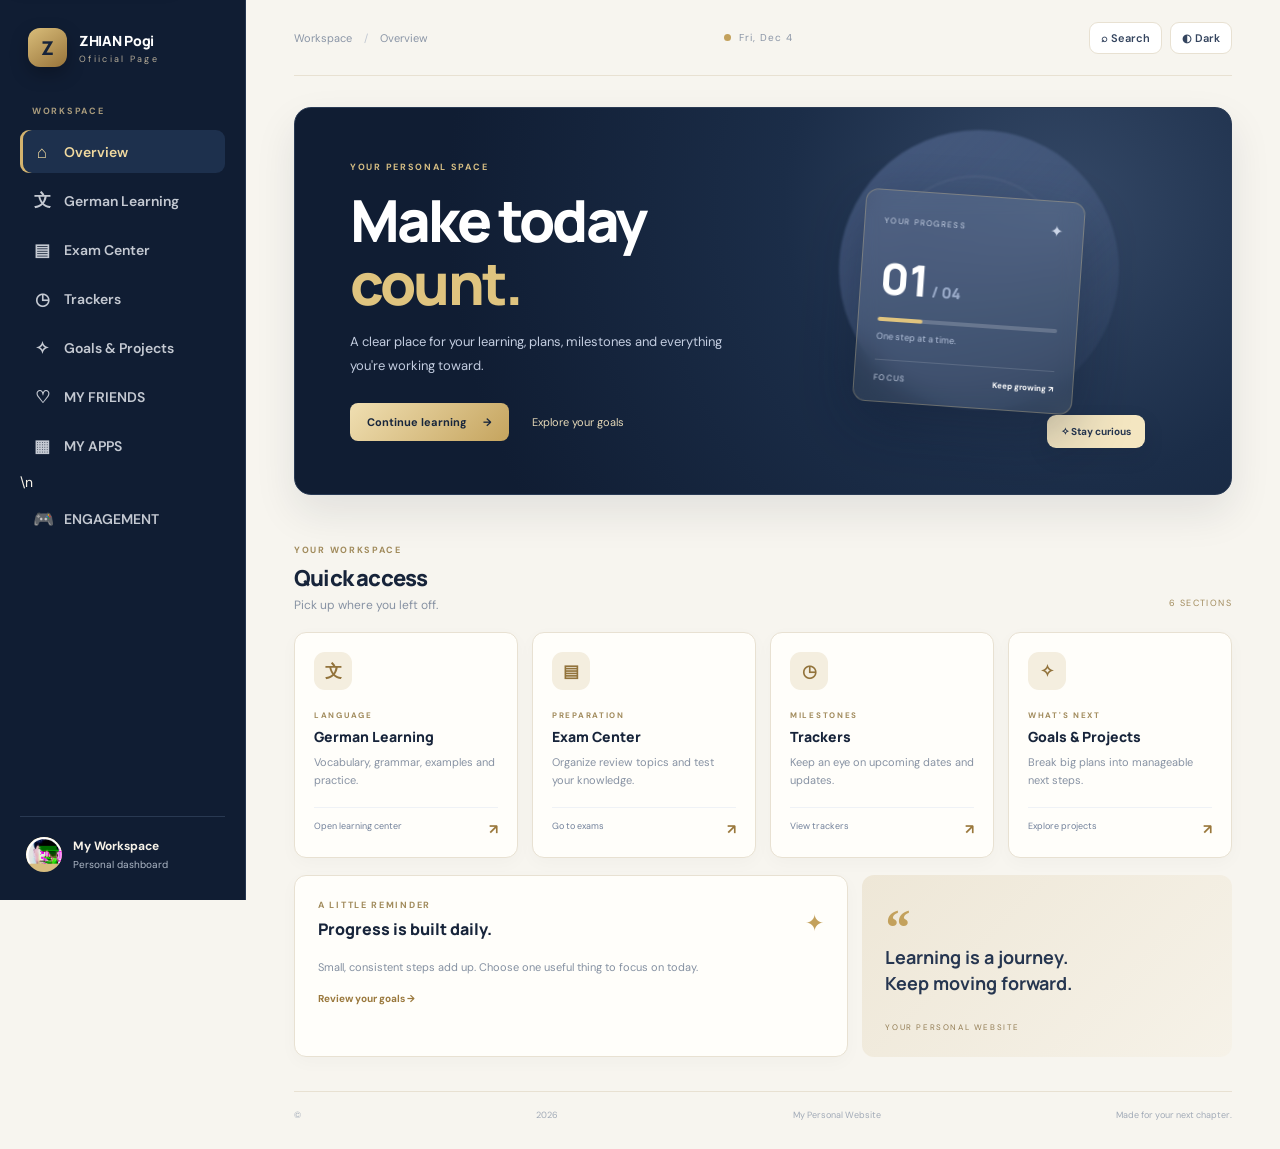
<file: index.html>
<!doctype html>
<html lang="en">
<head>
  <meta charset="utf-8"><meta name="viewport" content="width=device-width, initial-scale=1">
  <meta name="description" content="A personal workspace for German learning, study planning, projects and milestones.">
  <title>ZHIAN Pogi Ofiicial Page | Personal Workspace</title><link rel="stylesheet" href="assets/style.css?v=8">
</head>
<body>
<div class="shell">
  <aside class="sidebar">
    <a class="brand" href="index.html"><span class="brand-mark">Z</span><span><b>ZHIAN Pogi</b><small>Ofiicial Page</small></span></a>
    <div class="side-label">WORKSPACE</div>
    <nav class="nav">
      <a class="active" href="index.html"><span>⌂</span> Overview</a>
      <a href="german.html"><span>文</span> German Learning</a>
      <a href="exams.html"><span>▤</span> Exam Center</a>
      <a href="trackers.html"><span>◷</span> Trackers</a>
      <a href="goals.html"><span>✧</span> Goals & Projects</a>
      <a href="friends.html"><span>♡</span> MY FRIENDS</a>
      <a href="apps.html"><span>▦</span> MY APPS</a>\n      <a href="games.html"><span>🎮</span> ENGAGEMENT</a>
    </nav>
    <div class="sidebar-bottom"><div class="avatar"><img src="assets/zhian-profile.svg" alt="Profile photo"></div><div><b>My Workspace</b><small>Personal dashboard</small></div></div>
  </aside>
  <main class="main">
    <header class="topbar"><div class="breadcrumb">Workspace <span>/</span> Overview</div><div class="top-actions"><span class="live-dot"></span><span id="today"></span></div></header>
    <section class="hero">
      <div class="hero-copy"><div class="eyebrow">YOUR PERSONAL SPACE</div><h1>Make today<br><em>count.</em></h1><p>A clear place for your learning, plans, milestones and everything you're working toward.</p><div class="hero-actions"><a class="btn btn-light" href="german.html">Continue learning <span>→</span></a><a class="text-link" href="goals.html">Explore your goals</a></div></div>
      <div class="hero-art"><div class="orb orb-one"></div><div class="orb orb-two"></div><div class="glass-card"><div class="mini-top"><span>YOUR PROGRESS</span><span class="mini-icon">✦</span></div><div class="big-number">01<span> / 04</span></div><div class="progress-track"><i style="width:25%"></i></div><small>One step at a time.</small><div class="mini-line"></div><div class="mini-bottom"><span>FOCUS</span><b>Keep growing ↗</b></div></div><div class="float-chip">✧ Stay curious</div></div>
    </section>
    <section class="section-head"><div><div class="eyebrow dark">YOUR WORKSPACE</div><h2>Quick access</h2><p>Pick up where you left off.</p></div><span class="section-note">6 SECTIONS</span></section>
    <section class="card-grid">
      <a class="feature-card" href="german.html"><div class="feature-icon lavender">文</div><div class="card-kicker">LANGUAGE</div><h3>German Learning</h3><p>Vocabulary, grammar, examples and practice.</p><div class="card-foot">Open learning center <b>↗</b></div></a>
      <a class="feature-card" href="exams.html"><div class="feature-icon blue">▤</div><div class="card-kicker">PREPARATION</div><h3>Exam Center</h3><p>Organize review topics and test your knowledge.</p><div class="card-foot">Go to exams <b>↗</b></div></a>
      <a class="feature-card" href="trackers.html"><div class="feature-icon peach">◷</div><div class="card-kicker">MILESTONES</div><h3>Trackers</h3><p>Keep an eye on upcoming dates and updates.</p><div class="card-foot">View trackers <b>↗</b></div></a>
      <a class="feature-card" href="goals.html"><div class="feature-icon mint">✧</div><div class="card-kicker">WHAT'S NEXT</div><h3>Goals & Projects</h3><p>Break big plans into manageable next steps.</p><div class="card-foot">Explore projects <b>↗</b></div></a>
    </section>
    <section class="bottom-grid"><div class="panel"><div class="panel-head"><div><div class="eyebrow dark">A LITTLE REMINDER</div><h3>Progress is built daily.</h3></div><span class="spark">✦</span></div><p>Small, consistent steps add up. Choose one useful thing to focus on today.</p><a class="inline-link" href="goals.html">Review your goals →</a></div><div class="quote-panel"><div class="quote-mark">“</div><blockquote>Learning is a journey.<br>Keep moving forward.</blockquote><span>YOUR PERSONAL WEBSITE</span></div></section>
    <footer>© <span class="year"></span> My Personal Website <span>Made for your next chapter.</span></footer>
  </main>
</div><script src="assets/app.js?v=4"></script></body></html>
</file>
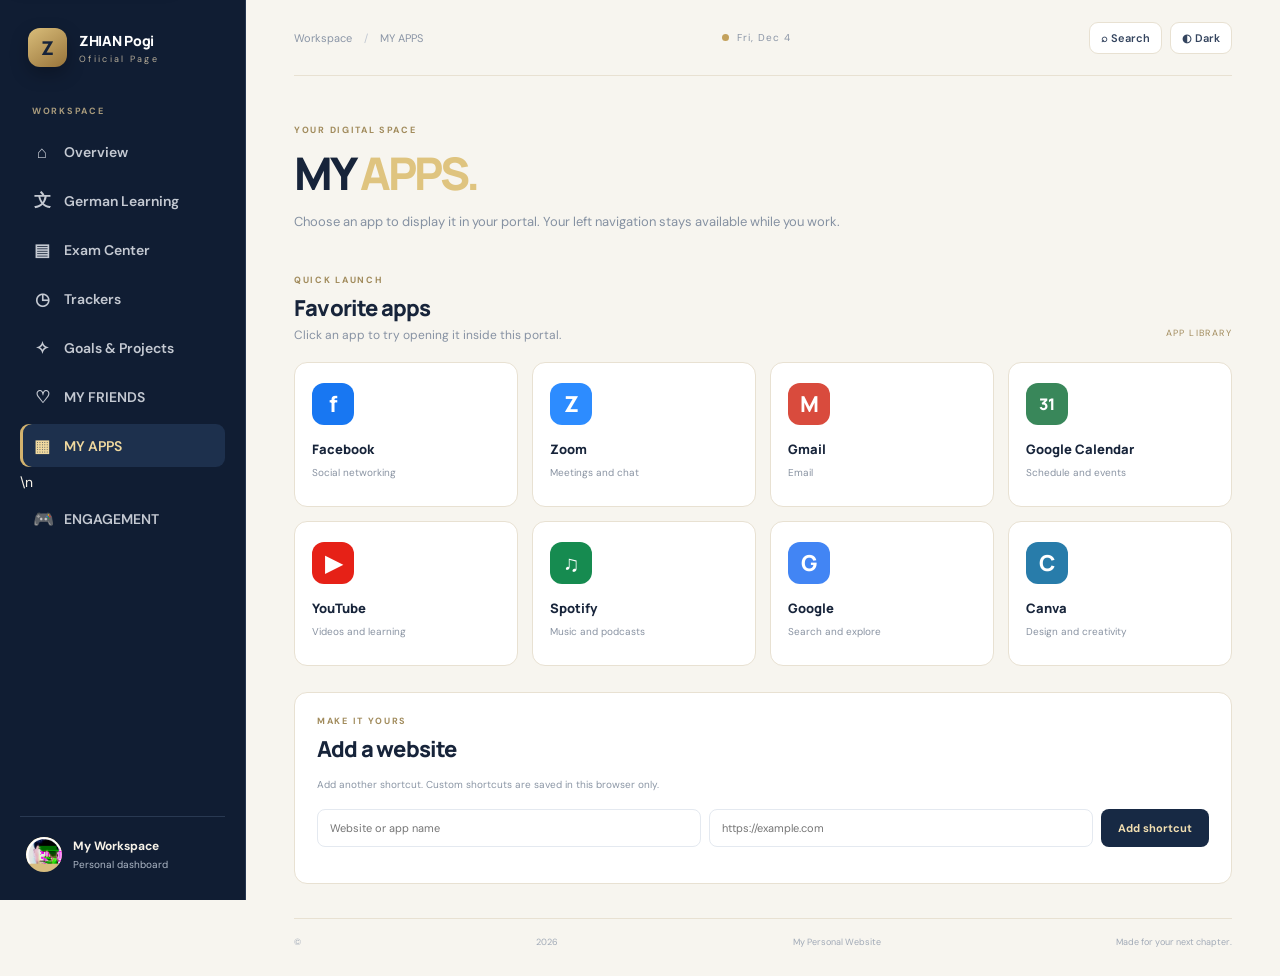
<file: apps.html>
<!doctype html>
<html lang="en">
<head>
  <meta charset="utf-8"><meta name="viewport" content="width=device-width, initial-scale=1">
  <meta name="description" content="Open your favorite apps inside My Personal Website where supported.">
  <title>MY APPS | My Personal Website</title>
  <link rel="stylesheet" href="assets/style.css?v=8">
</head>
<body>
<div class="shell">
  <aside class="sidebar">
    <a class="brand" href="index.html"><span class="brand-mark">Z</span><span><b>ZHIAN Pogi</b><small>Ofiicial Page</small></span></a>
    <div class="side-label">WORKSPACE</div>
    <nav class="nav">
      <a href="index.html"><span>⌂</span> Overview</a>
      <a href="german.html"><span>文</span> German Learning</a>
      <a href="exams.html"><span>▤</span> Exam Center</a>
      <a href="trackers.html"><span>◷</span> Trackers</a>
      <a href="goals.html"><span>✧</span> Goals & Projects</a>
      <a href="friends.html"><span>♡</span> MY FRIENDS</a>
      <a class="active" href="apps.html"><span>▦</span> MY APPS</a>\n      <a href="games.html"><span>🎮</span> ENGAGEMENT</a>
    </nav>
    <div class="sidebar-bottom"><div class="avatar"><img src="assets/zhian-profile.svg" alt="Profile photo"></div><div><b>My Workspace</b><small>Personal dashboard</small></div></div>
  </aside>
  <main class="main">
    <header class="topbar"><div class="breadcrumb"><a href="index.html">Workspace</a> <span>/</span> MY APPS</div><div class="top-actions"><span class="live-dot"></span><span id="today"></span></div></header>
    <section class="page-hero app-page-heading">
      <div class="eyebrow dark">YOUR DIGITAL SPACE</div>
      <h1>MY <em>APPS.</em></h1>
      <p>Choose an app to display it in your portal. Your left navigation stays available while you work.</p>
    </section>
    <section class="app-viewer" id="app-viewer" hidden>
      <div class="app-viewer-toolbar">
        <div class="app-viewer-title"><span class="app-viewer-dot"></span><strong id="active-app-name">App</strong></div>
        <div class="app-viewer-actions">
          <button class="app-tool-button" id="app-back" type="button">← All apps</button>
          <label class="app-theme-control">Portal theme <select id="app-theme-select" aria-label="Choose portal theme"><option value="midnight">Midnight blue</option><option value="navy-gold">Navy &amp; gold</option><option value="charcoal">Charcoal</option><option value="ocean">Ocean blue</option><option value="forest">Forest</option><option value="violet">Violet</option></select></label><a class="app-tool-button app-external-link" id="app-external" href="#" target="_blank" rel="noopener noreferrer">Open separately ↗</a>
        </div>
      </div>
      <div class="app-frame-wrap">
        <div class="app-frame-loading" id="app-frame-loading">Loading website…</div>
        <iframe id="app-frame" title="App displayed inside My Personal Website" src="about:blank" allow="camera; microphone; clipboard-read; clipboard-write; fullscreen; autoplay; encrypted-media; picture-in-picture" allowfullscreen></iframe>
      </div>
      <p class="app-frame-note" id="app-frame-note">This theme changes the portal viewer surrounding the website. The website’s own colors can only be changed using its built-in appearance settings; some sites also block embedded viewing.</p>
    </section>
    <section id="app-library">
      <div class="section-head"><div><div class="eyebrow dark">QUICK LAUNCH</div><h2>Favorite apps</h2><p>Click an app to try opening it inside this portal.</p></div><span class="section-note">APP LIBRARY</span></div>
      <section class="app-launch-grid" id="app-launch-grid">
        <button class="app-launch-card" type="button" data-name="Facebook" data-url="https://www.facebook.com/"><span class="app-launch-icon facebook">f</span><strong>Facebook</strong><small>Social networking</small></button>
        <button class="app-launch-card" type="button" data-name="Zoom" data-url="https://zoom.us/"><span class="app-launch-icon zoom">Z</span><strong>Zoom</strong><small>Meetings and chat</small></button>
        <button class="app-launch-card" type="button" data-name="Gmail" data-url="https://mail.google.com/"><span class="app-launch-icon gmail">M</span><strong>Gmail</strong><small>Email</small></button>
        <button class="app-launch-card" type="button" data-name="Google Calendar" data-url="https://calendar.google.com/"><span class="app-launch-icon calendar">31</span><strong>Google Calendar</strong><small>Schedule and events</small></button>
        <button class="app-launch-card" type="button" data-name="YouTube" data-url="https://www.youtube.com/"><span class="app-launch-icon youtube">▶</span><strong>YouTube</strong><small>Videos and learning</small></button>
        <button class="app-launch-card" type="button" data-name="Spotify" data-url="https://open.spotify.com/"><span class="app-launch-icon spotify">♫</span><strong>Spotify</strong><small>Music and podcasts</small></button>
        <button class="app-launch-card" type="button" data-name="Google" data-url="https://www.google.com/"><span class="app-launch-icon google">G</span><strong>Google</strong><small>Search and explore</small></button>
        <button class="app-launch-card" type="button" data-name="Canva" data-url="https://www.canva.com/"><span class="app-launch-icon canva">C</span><strong>Canva</strong><small>Design and creativity</small></button>
      </section>
      <section class="content-panel app-custom-panel">
        <div class="eyebrow dark">MAKE IT YOURS</div><h2>Add a website</h2>
        <p class="muted small">Add another shortcut. Custom shortcuts are saved in this browser only.</p>
        <div class="add-row app-add-row"><input id="custom-app-name" type="text" placeholder="Website or app name" maxlength="40" aria-label="Website or app name"><input id="custom-app-url" type="url" placeholder="https://example.com" aria-label="Website address"><button class="btn btn-dark" id="add-custom-app" type="button">Add shortcut</button></div>
        <div class="app-custom-list" id="custom-app-list"></div>
      </section>
    </section>
    <footer>© <span class="year"></span> My Personal Website <span>Made for your next chapter.</span></footer>
  </main>
</div>
<script src="assets/app.js?v=6"></script>
<script>
document.addEventListener('DOMContentLoaded',()=>{
 const viewer=document.getElementById('app-viewer'),themeSelect=document.getElementById('app-theme-select'),library=document.getElementById('app-library'),frame=document.getElementById('app-frame'),nameEl=document.getElementById('active-app-name'),external=document.getElementById('app-external'),loading=document.getElementById('app-frame-loading');
 const themeKey='mpw-app-themes-v1';
 let themes={};try{themes=JSON.parse(localStorage.getItem(themeKey)||'{}');}catch(e){}
 const defaults={'Facebook':'midnight','Zoom':'navy-gold','Gmail':'charcoal','Google Calendar':'ocean','YouTube':'charcoal','Spotify':'forest','Google':'ocean','Canva':'violet'};
 const applyTheme=(appName)=>{const theme=themes[appName]||defaults[appName]||'midnight';viewer.dataset.theme=theme;themeSelect.value=theme;};
 themeSelect.addEventListener('change',()=>{themes[nameEl.textContent]=themeSelect.value;localStorage.setItem(themeKey,JSON.stringify(themes));applyTheme(nameEl.textContent);});
 const openInside=(name,url)=>{
   nameEl.textContent=name;external.href=url;applyTheme(name);loading.hidden=false;frame.src='about:blank';
   viewer.hidden=false;library.hidden=true;
   frame.onload=()=>{loading.hidden=true;};
   frame.src=url;
   document.querySelector('.app-page-heading').scrollIntoView({behavior:'smooth',block:'start'});
 };
 document.querySelectorAll('.app-launch-card[data-url]').forEach(card=>card.addEventListener('click',()=>openInside(card.dataset.name,card.dataset.url)));
 document.getElementById('app-back').addEventListener('click',()=>{frame.src='about:blank';viewer.hidden=true;library.hidden=false;});
 const key='mpw-custom-apps-v1',list=document.getElementById('custom-app-list'),name=document.getElementById('custom-app-name'),url=document.getElementById('custom-app-url');
 let apps=[];try{apps=JSON.parse(localStorage.getItem(key)||'[]');if(!Array.isArray(apps))apps=[];}catch(e){}
 const save=()=>localStorage.setItem(key,JSON.stringify(apps));
 const render=()=>{list.innerHTML='';apps.forEach((app,i)=>{const row=document.createElement('div');row.className='app-custom-row';const open=document.createElement('button');open.type='button';open.className='app-custom-open';open.textContent=app.name+'  ↗';open.addEventListener('click',()=>openInside(app.name,app.url));const del=document.createElement('button');del.type='button';del.textContent='Remove';del.addEventListener('click',()=>{apps.splice(i,1);save();render();});row.append(open,del);list.append(row);});};
 document.getElementById('add-custom-app').addEventListener('click',()=>{let safe;try{safe=new URL(url.value.trim());}catch(e){url.focus();return;}if(safe.protocol!=='https:'||!name.value.trim()){url.focus();return;}apps.push({name:name.value.trim(),url:safe.href});save();name.value='';url.value='';render();});
 render();
});
</script>
</body></html>
</file>
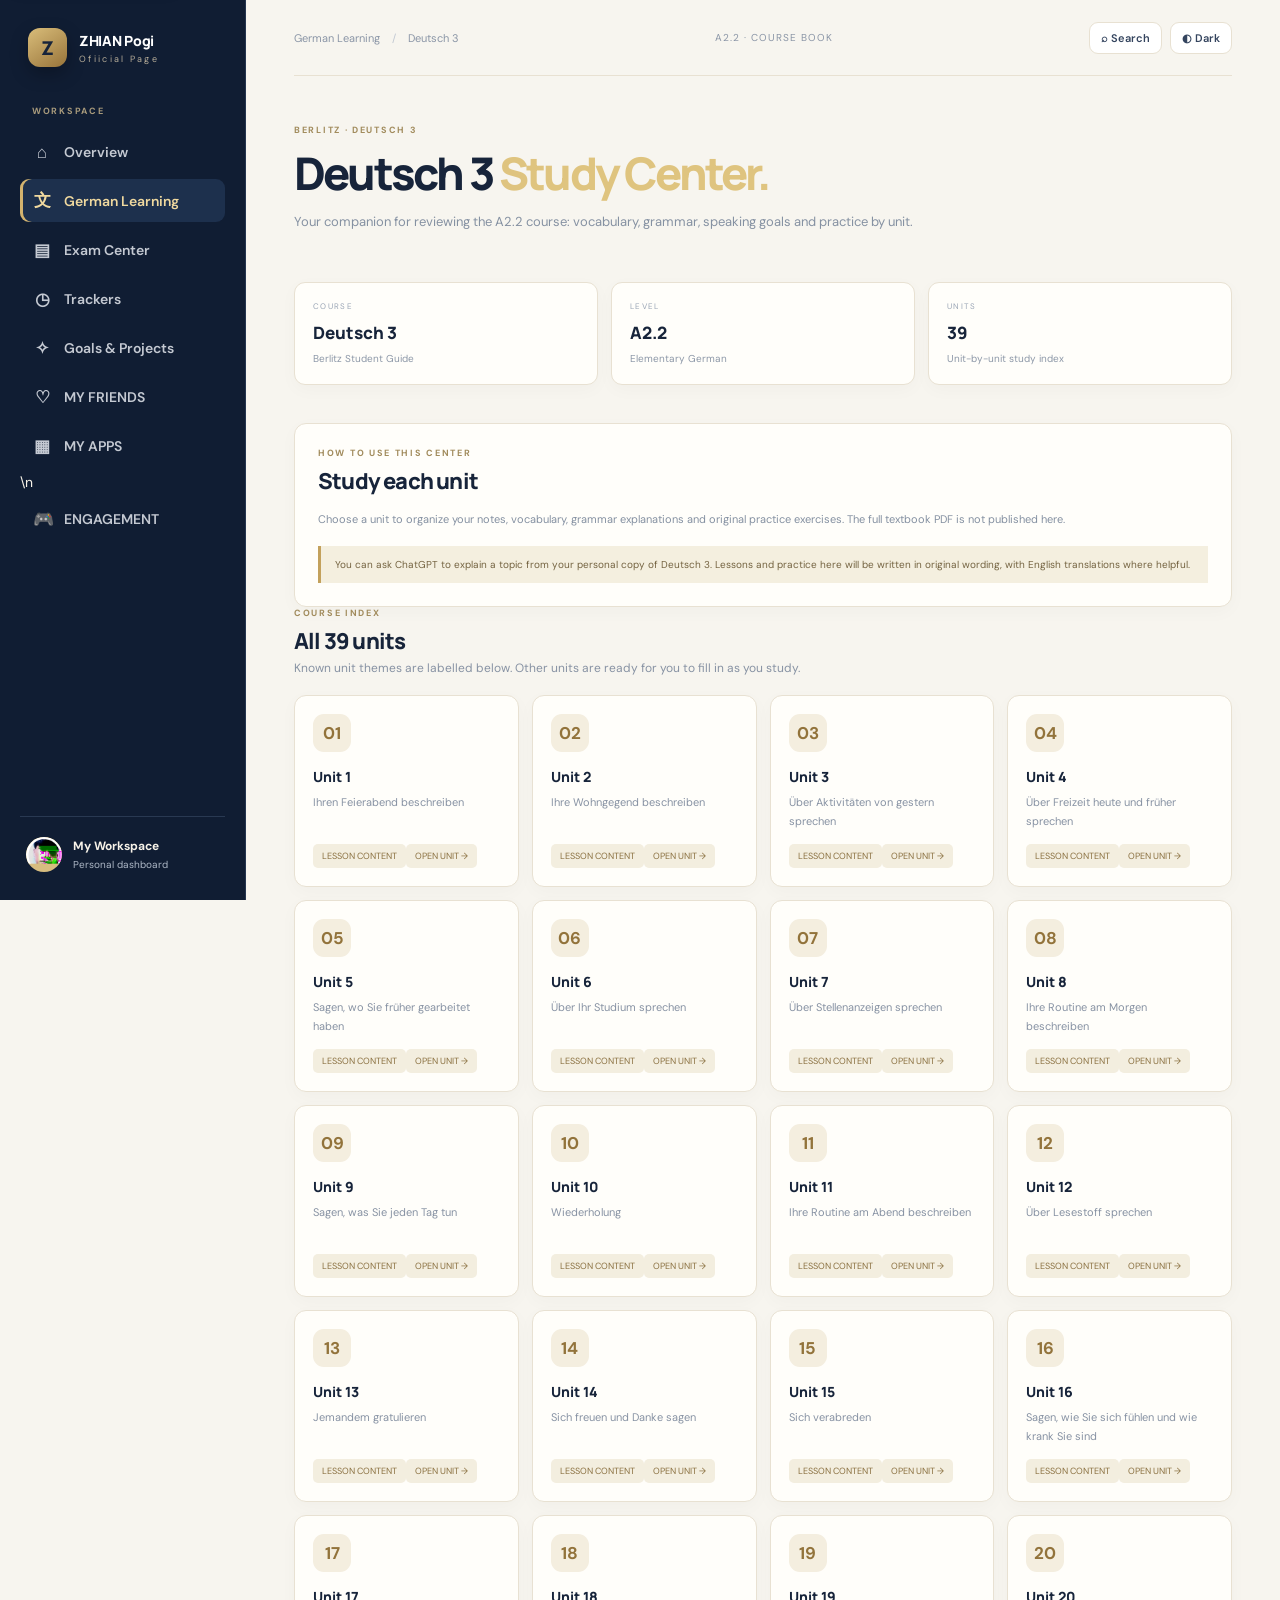
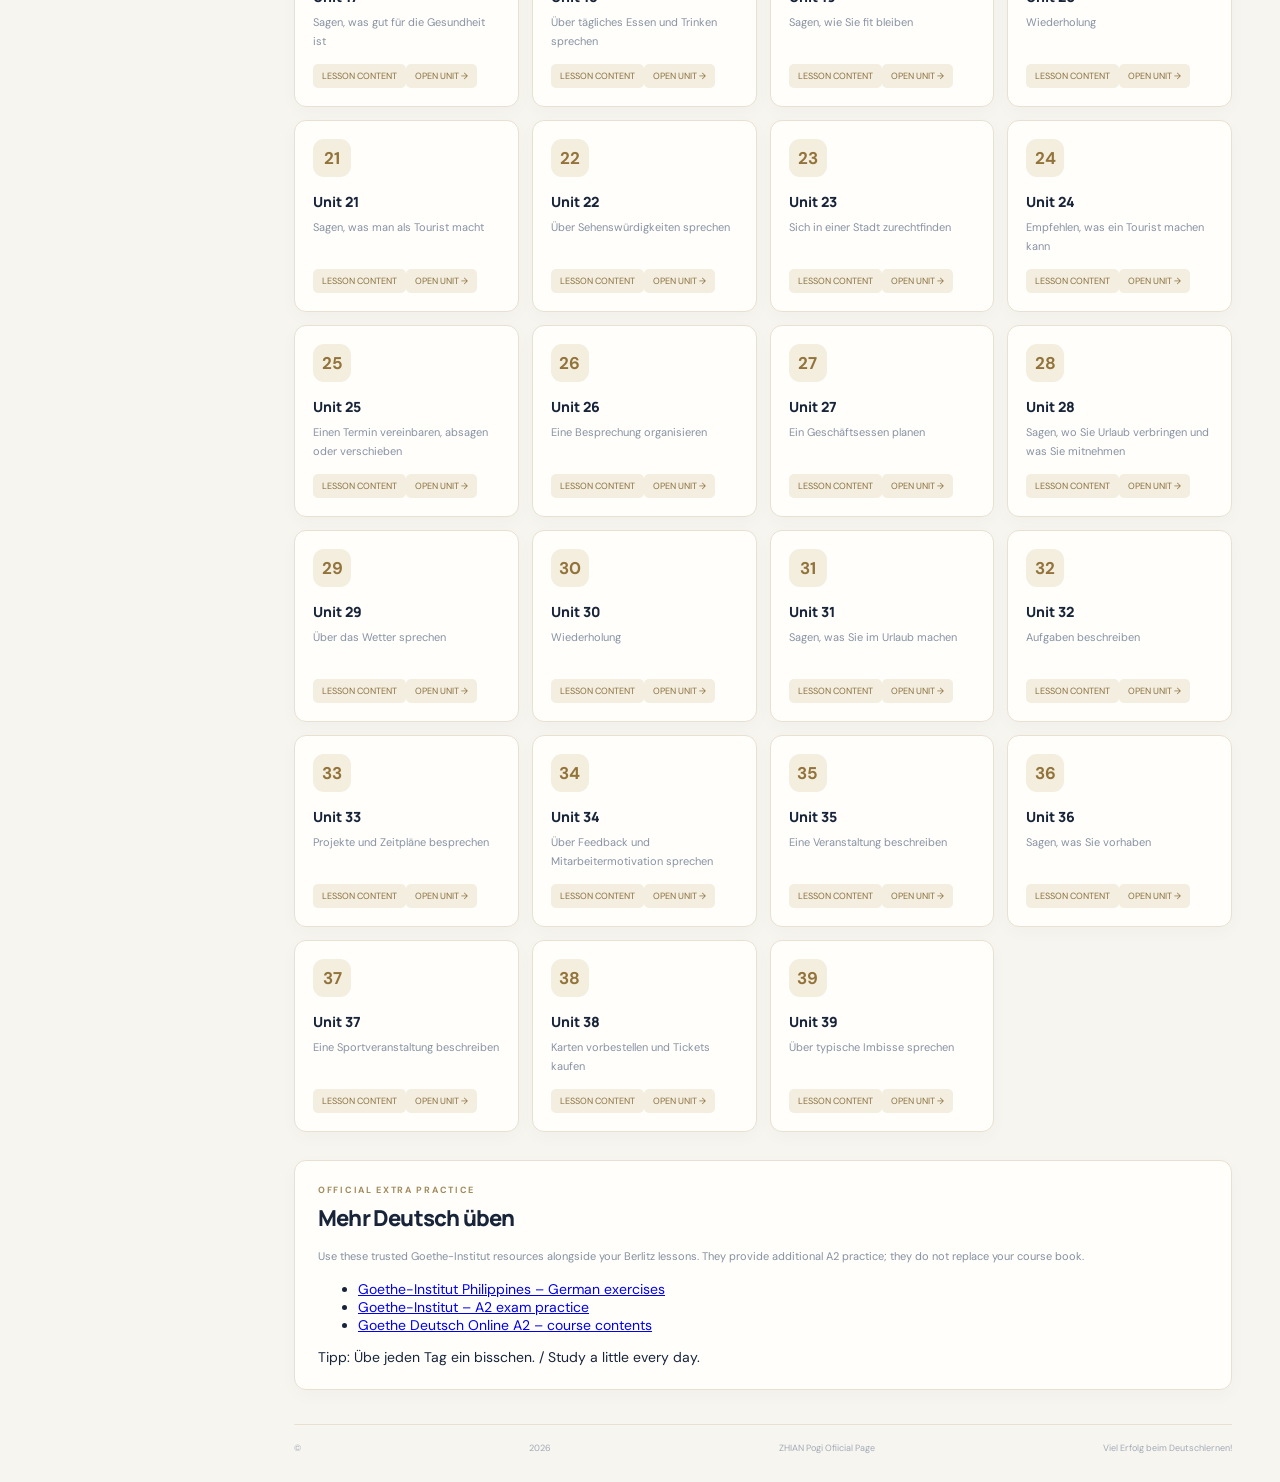
<file: deutsch3.html>
<!doctype html>
<html lang="en"><head><meta charset="utf-8"><meta name="viewport" content="width=device-width,initial-scale=1"><title>Deutsch 3 | ZHIAN Pogi Ofiicial Page</title><link rel="stylesheet" href="assets/style.css?v=8"></head>
<body><div class="shell"><aside class="sidebar">
<a class="brand" href="index.html"><span class="brand-mark">Z</span><span><b>ZHIAN Pogi</b><small>Ofiicial Page</small></span></a>
<div class="side-label">WORKSPACE</div><nav class="nav">
<a href="index.html"><span>⌂</span> Overview</a><a class="active" href="german.html"><span>文</span> German Learning</a><a href="exams.html"><span>▤</span> Exam Center</a><a href="trackers.html"><span>◷</span> Trackers</a><a href="goals.html"><span>✧</span> Goals & Projects</a><a href="friends.html"><span>♡</span> MY FRIENDS</a><a href="apps.html"><span>▦</span> MY APPS</a>\n      <a href="games.html"><span>🎮</span> ENGAGEMENT</a></nav>
<div class="sidebar-bottom"><div class="avatar"><img src="assets/zhian-profile.svg" alt="Profile photo"></div><div><b>My Workspace</b><small>Personal dashboard</small></div></div></aside>
<main class="main"><header class="topbar"><div class="breadcrumb"><a href="german.html">German Learning</a> <span>/</span> Deutsch 3</div><div class="top-actions">A2.2 · COURSE BOOK</div></header>
<section class="page-hero"><div class="eyebrow dark">BERLITZ · DEUTSCH 3</div><h1>Deutsch 3 <em>Study Center.</em></h1><p>Your companion for reviewing the A2.2 course: vocabulary, grammar, speaking goals and practice by unit.</p></section>
<section class="stats-row"><div class="stat-card"><small>COURSE</small><strong>Deutsch 3</strong><span>Berlitz Student Guide</span></div><div class="stat-card"><small>LEVEL</small><strong>A2.2</strong><span>Elementary German</span></div><div class="stat-card"><small>UNITS</small><strong>39</strong><span>Unit-by-unit study index</span></div></section>
<section class="panel content-panel"><div class="eyebrow dark">HOW TO USE THIS CENTER</div><h2>Study each unit</h2><p>Choose a unit to organize your notes, vocabulary, grammar explanations and original practice exercises. The full textbook PDF is not published here.</p><div class="callout">You can ask ChatGPT to explain a topic from your personal copy of Deutsch 3. Lessons and practice here will be written in original wording, with English translations where helpful.</div></section>
<section class="section-head"><div><div class="eyebrow dark">COURSE INDEX</div><h2>All 39 units</h2><p>Known unit themes are labelled below. Other units are ready for you to fill in as you study.</p></div></section>
<section class="topic-grid">
<a class="topic-card unit-link" href="unit.html?unit=1"><div class="feature-icon lavender"> 01 </div><h3>Unit 1</h3><p>Vocabulary, grammar and speaking practice</p><span class="tag">STUDY NOTES</span><span class="tag">OPEN UNIT →</span></a><a class="topic-card unit-link" href="unit.html?unit=2"><div class="feature-icon blue"> 02 </div><h3>Unit 2</h3><p>Vocabulary, grammar and speaking practice</p><span class="tag">STUDY NOTES</span><span class="tag">OPEN UNIT →</span></a><a class="topic-card unit-link" href="unit.html?unit=3"><div class="feature-icon peach"> 03 </div><h3>Unit 3</h3><p>Talking about yesterday’s activities</p><span class="tag">TOPIC IDENTIFIED</span><span class="tag">OPEN UNIT →</span></a><a class="topic-card unit-link" href="unit.html?unit=4"><div class="feature-icon mint"> 04 </div><h3>Unit 4</h3><p>Free time: today and in the past</p><span class="tag">TOPIC IDENTIFIED</span><span class="tag">OPEN UNIT →</span></a><a class="topic-card unit-link" href="unit.html?unit=5"><div class="feature-icon lavender"> 05 </div><h3>Unit 5</h3><p>Talking about previous work</p><span class="tag">TOPIC IDENTIFIED</span><span class="tag">OPEN UNIT →</span></a><a class="topic-card unit-link" href="unit.html?unit=6"><div class="feature-icon blue"> 06 </div><h3>Unit 6</h3><p>Talking about your studies</p><span class="tag">TOPIC IDENTIFIED</span><span class="tag">OPEN UNIT →</span></a><a class="topic-card unit-link" href="unit.html?unit=7"><div class="feature-icon peach"> 07 </div><h3>Unit 7</h3><p>Vocabulary, grammar and speaking practice</p><span class="tag">STUDY NOTES</span><span class="tag">OPEN UNIT →</span></a><a class="topic-card unit-link" href="unit.html?unit=8"><div class="feature-icon mint"> 08 </div><h3>Unit 8</h3><p>Vocabulary, grammar and speaking practice</p><span class="tag">STUDY NOTES</span><span class="tag">OPEN UNIT →</span></a><a class="topic-card unit-link" href="unit.html?unit=9"><div class="feature-icon lavender"> 09 </div><h3>Unit 9</h3><p>Vocabulary, grammar and speaking practice</p><span class="tag">STUDY NOTES</span><span class="tag">OPEN UNIT →</span></a><a class="topic-card unit-link" href="unit.html?unit=10"><div class="feature-icon blue"> 10 </div><h3>Unit 10</h3><p>Vocabulary, grammar and speaking practice</p><span class="tag">STUDY NOTES</span><span class="tag">OPEN UNIT →</span></a><a class="topic-card unit-link" href="unit.html?unit=11"><div class="feature-icon peach"> 11 </div><h3>Unit 11</h3><p>Vocabulary, grammar and speaking practice</p><span class="tag">STUDY NOTES</span><span class="tag">OPEN UNIT →</span></a><a class="topic-card unit-link" href="unit.html?unit=12"><div class="feature-icon mint"> 12 </div><h3>Unit 12</h3><p>Vocabulary, grammar and speaking practice</p><span class="tag">STUDY NOTES</span><span class="tag">OPEN UNIT →</span></a><a class="topic-card unit-link" href="unit.html?unit=13"><div class="feature-icon lavender"> 13 </div><h3>Unit 13</h3><p>Vocabulary, grammar and speaking practice</p><span class="tag">STUDY NOTES</span><span class="tag">OPEN UNIT →</span></a><a class="topic-card unit-link" href="unit.html?unit=14"><div class="feature-icon blue"> 14 </div><h3>Unit 14</h3><p>Vocabulary, grammar and speaking practice</p><span class="tag">STUDY NOTES</span><span class="tag">OPEN UNIT →</span></a><a class="topic-card unit-link" href="unit.html?unit=15"><div class="feature-icon peach"> 15 </div><h3>Unit 15</h3><p>Vocabulary, grammar and speaking practice</p><span class="tag">STUDY NOTES</span><span class="tag">OPEN UNIT →</span></a><a class="topic-card unit-link" href="unit.html?unit=16"><div class="feature-icon mint"> 16 </div><h3>Unit 16</h3><p>Vocabulary, grammar and speaking practice</p><span class="tag">STUDY NOTES</span><span class="tag">OPEN UNIT →</span></a><a class="topic-card unit-link" href="unit.html?unit=17"><div class="feature-icon lavender"> 17 </div><h3>Unit 17</h3><p>Vocabulary, grammar and speaking practice</p><span class="tag">STUDY NOTES</span><span class="tag">OPEN UNIT →</span></a><a class="topic-card unit-link" href="unit.html?unit=18"><div class="feature-icon blue"> 18 </div><h3>Unit 18</h3><p>Vocabulary, grammar and speaking practice</p><span class="tag">STUDY NOTES</span><span class="tag">OPEN UNIT →</span></a><a class="topic-card unit-link" href="unit.html?unit=19"><div class="feature-icon peach"> 19 </div><h3>Unit 19</h3><p>Vocabulary, grammar and speaking practice</p><span class="tag">STUDY NOTES</span><span class="tag">OPEN UNIT →</span></a><a class="topic-card unit-link" href="unit.html?unit=20"><div class="feature-icon mint"> 20 </div><h3>Unit 20</h3><p>Vocabulary, grammar and speaking practice</p><span class="tag">STUDY NOTES</span><span class="tag">OPEN UNIT →</span></a><a class="topic-card unit-link" href="unit.html?unit=21"><div class="feature-icon lavender"> 21 </div><h3>Unit 21</h3><p>Vocabulary, grammar and speaking practice</p><span class="tag">STUDY NOTES</span><span class="tag">OPEN UNIT →</span></a><a class="topic-card unit-link" href="unit.html?unit=22"><div class="feature-icon blue"> 22 </div><h3>Unit 22</h3><p>Vocabulary, grammar and speaking practice</p><span class="tag">STUDY NOTES</span><span class="tag">OPEN UNIT →</span></a><a class="topic-card unit-link" href="unit.html?unit=23"><div class="feature-icon peach"> 23 </div><h3>Unit 23</h3><p>Vocabulary, grammar and speaking practice</p><span class="tag">STUDY NOTES</span><span class="tag">OPEN UNIT →</span></a><a class="topic-card unit-link" href="unit.html?unit=24"><div class="feature-icon mint"> 24 </div><h3>Unit 24</h3><p>Vocabulary, grammar and speaking practice</p><span class="tag">STUDY NOTES</span><span class="tag">OPEN UNIT →</span></a><a class="topic-card unit-link" href="unit.html?unit=25"><div class="feature-icon lavender"> 25 </div><h3>Unit 25</h3><p>Vocabulary, grammar and speaking practice</p><span class="tag">STUDY NOTES</span><span class="tag">OPEN UNIT →</span></a><a class="topic-card unit-link" href="unit.html?unit=26"><div class="feature-icon blue"> 26 </div><h3>Unit 26</h3><p>Vocabulary, grammar and speaking practice</p><span class="tag">STUDY NOTES</span><span class="tag">OPEN UNIT →</span></a><a class="topic-card unit-link" href="unit.html?unit=27"><div class="feature-icon peach"> 27 </div><h3>Unit 27</h3><p>Vocabulary, grammar and speaking practice</p><span class="tag">STUDY NOTES</span><span class="tag">OPEN UNIT →</span></a><a class="topic-card unit-link" href="unit.html?unit=28"><div class="feature-icon mint"> 28 </div><h3>Unit 28</h3><p>Vocabulary, grammar and speaking practice</p><span class="tag">STUDY NOTES</span><span class="tag">OPEN UNIT →</span></a><a class="topic-card unit-link" href="unit.html?unit=29"><div class="feature-icon lavender"> 29 </div><h3>Unit 29</h3><p>Talking about the weather</p><span class="tag">TOPIC IDENTIFIED</span><span class="tag">OPEN UNIT →</span></a><a class="topic-card unit-link" href="unit.html?unit=30"><div class="feature-icon blue"> 30 </div><h3>Unit 30</h3><p>Vocabulary, grammar and speaking practice</p><span class="tag">STUDY NOTES</span><span class="tag">OPEN UNIT →</span></a><a class="topic-card unit-link" href="unit.html?unit=31"><div class="feature-icon peach"> 31 </div><h3>Unit 31</h3><p>Vocabulary, grammar and speaking practice</p><span class="tag">STUDY NOTES</span><span class="tag">OPEN UNIT →</span></a><a class="topic-card unit-link" href="unit.html?unit=32"><div class="feature-icon mint"> 32 </div><h3>Unit 32</h3><p>Vocabulary, grammar and speaking practice</p><span class="tag">STUDY NOTES</span><span class="tag">OPEN UNIT →</span></a><a class="topic-card unit-link" href="unit.html?unit=33"><div class="feature-icon lavender"> 33 </div><h3>Unit 33</h3><p>Vocabulary, grammar and speaking practice</p><span class="tag">STUDY NOTES</span><span class="tag">OPEN UNIT →</span></a><a class="topic-card unit-link" href="unit.html?unit=34"><div class="feature-icon blue"> 34 </div><h3>Unit 34</h3><p>Vocabulary, grammar and speaking practice</p><span class="tag">STUDY NOTES</span><span class="tag">OPEN UNIT →</span></a><a class="topic-card unit-link" href="unit.html?unit=35"><div class="feature-icon peach"> 35 </div><h3>Unit 35</h3><p>Vocabulary, grammar and speaking practice</p><span class="tag">STUDY NOTES</span><span class="tag">OPEN UNIT →</span></a><a class="topic-card unit-link" href="unit.html?unit=36"><div class="feature-icon mint"> 36 </div><h3>Unit 36</h3><p>Vocabulary, grammar and speaking practice</p><span class="tag">STUDY NOTES</span><span class="tag">OPEN UNIT →</span></a><a class="topic-card unit-link" href="unit.html?unit=37"><div class="feature-icon lavender"> 37 </div><h3>Unit 37</h3><p>Vocabulary, grammar and speaking practice</p><span class="tag">STUDY NOTES</span><span class="tag">OPEN UNIT →</span></a><a class="topic-card unit-link" href="unit.html?unit=38"><div class="feature-icon blue"> 38 </div><h3>Unit 38</h3><p>Vocabulary, grammar and speaking practice</p><span class="tag">STUDY NOTES</span><span class="tag">OPEN UNIT →</span></a><a class="topic-card unit-link" href="unit.html?unit=39"><div class="feature-icon peach"> 39 </div><h3>Unit 39</h3><p>Talking about typical snacks</p><span class="tag">TOPIC IDENTIFIED</span><span class="tag">OPEN UNIT →</span></a>
</section><section class="panel content-panel" style="margin-top:28px"><div class="eyebrow dark">OFFICIAL EXTRA PRACTICE</div><h2>Mehr Deutsch üben</h2><p>Use these trusted Goethe-Institut resources alongside your Berlitz lessons. They provide additional A2 practice; they do not replace your course book.</p><ul><li><a href="https://www.goethe.de/ins/ph/en/spr/ueb.html" target="_blank" rel="noopener">Goethe-Institut Philippines – German exercises</a></li><li><a href="https://www.goethe.de/ins/ph/en/spr/prf/gzsd2/ueb.html" target="_blank" rel="noopener">Goethe-Institut – A2 exam practice</a></li><li><a href="https://lernplattform.goethe.de/pluginfile.php/1531725/mod_resource/content/5/V3_DT_online_A2-Inhalt_1-18_gesamt_en_FINAL.pdf" target="_blank" rel="noopener">Goethe Deutsch Online A2 – course contents</a></li></ul><div class="unit-note">Tipp: Übe jeden Tag ein bisschen. / Study a little every day.</div></section><footer>© <span class="year"></span> ZHIAN Pogi Ofiicial Page <span>Viel Erfolg beim Deutschlernen!</span></footer></main></div><script>const unitNames=["Ihren Feierabend beschreiben","Ihre Wohngegend beschreiben","Über Aktivitäten von gestern sprechen","Über Freizeit heute und früher sprechen","Sagen, wo Sie früher gearbeitet haben","Über Ihr Studium sprechen","Über Stellenanzeigen sprechen","Ihre Routine am Morgen beschreiben","Sagen, was Sie jeden Tag tun","Wiederholung","Ihre Routine am Abend beschreiben","Über Lesestoff sprechen","Jemandem gratulieren","Sich freuen und Danke sagen","Sich verabreden","Sagen, wie Sie sich fühlen und wie krank Sie sind","Sagen, was gut für die Gesundheit ist","Über tägliches Essen und Trinken sprechen","Sagen, wie Sie fit bleiben","Wiederholung","Sagen, was man als Tourist macht","Über Sehenswürdigkeiten sprechen","Sich in einer Stadt zurechtfinden","Empfehlen, was ein Tourist machen kann","Einen Termin vereinbaren, absagen oder verschieben","Eine Besprechung organisieren","Ein Geschäftsessen planen","Sagen, wo Sie Urlaub verbringen und was Sie mitnehmen","Über das Wetter sprechen","Wiederholung","Sagen, was Sie im Urlaub machen","Aufgaben beschreiben","Projekte und Zeitpläne besprechen","Über Feedback und Mitarbeitermotivation sprechen","Eine Veranstaltung beschreiben","Sagen, was Sie vorhaben","Eine Sportveranstaltung beschreiben","Karten vorbestellen und Tickets kaufen","Über typische Imbisse sprechen"];document.querySelectorAll('.unit-link').forEach((card,i)=>{if(!unitNames[i])return;const p=card.querySelector('p');if(p)p.textContent=unitNames[i];const tags=card.querySelectorAll('.tag');if(tags[0])tags[0].textContent='LESSON CONTENT';});</script><script src="assets/app.js?v=4"></script></body></html>
</file>
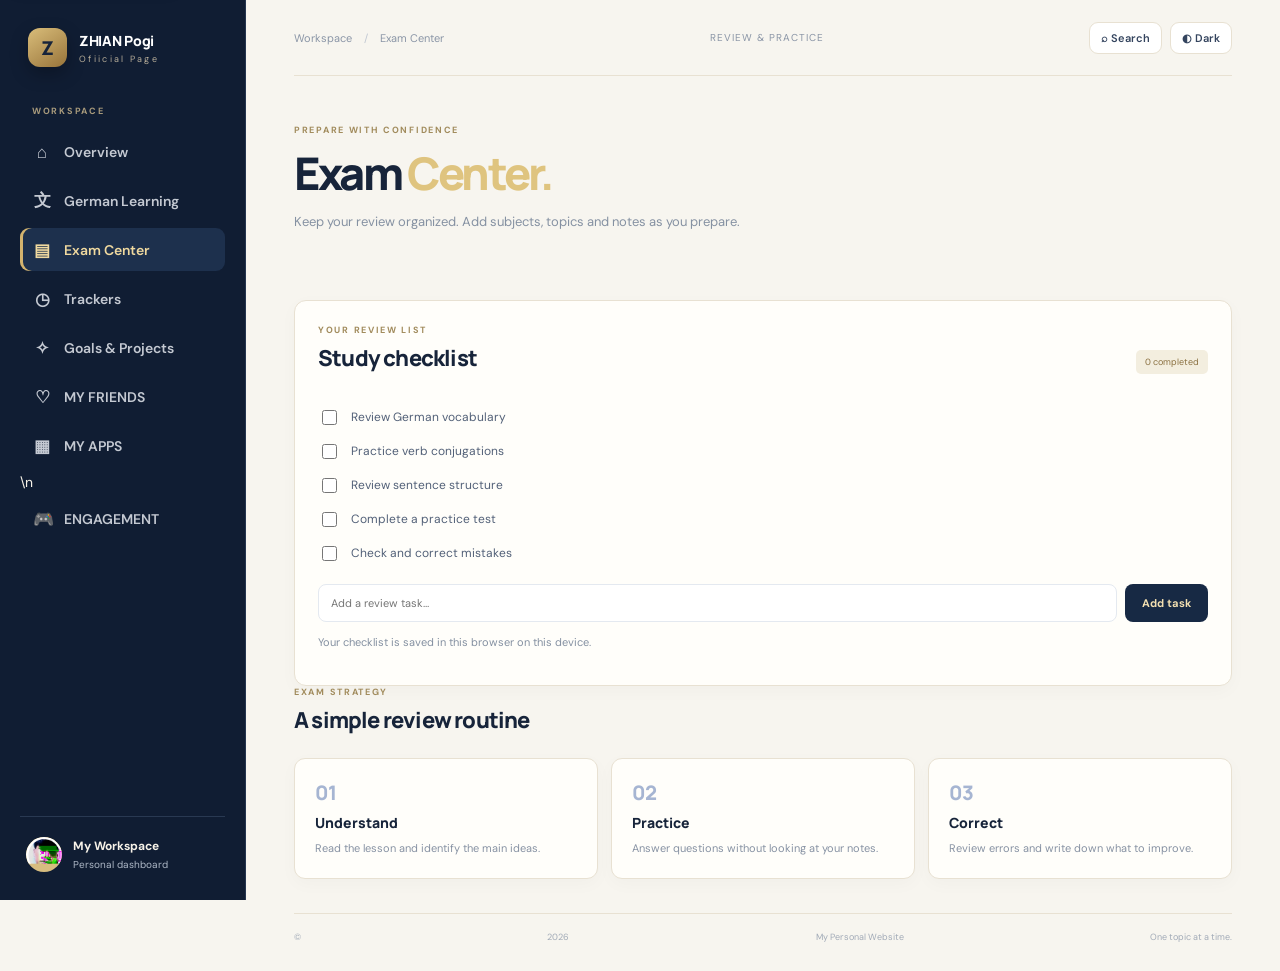
<file: exams.html>
<!doctype html><html lang="en"><head><meta charset="utf-8"><meta name="viewport" content="width=device-width,initial-scale=1"><title>Exam Center | My Personal Website</title><link rel="stylesheet" href="assets/style.css?v=8"></head><body><div class="shell"><aside class="sidebar"><a class="brand" href="index.html"><span class="brand-mark">Z</span><span><b>ZHIAN Pogi</b><small>Ofiicial Page</small></span></a><div class="side-label">WORKSPACE</div><nav class="nav"><a href="index.html"><span>⌂</span> Overview</a><a href="german.html"><span>文</span> German Learning</a><a class="active" href="exams.html"><span>▤</span> Exam Center</a><a href="trackers.html"><span>◷</span> Trackers</a><a href="goals.html"><span>✧</span> Goals & Projects</a>
      <a href="friends.html"><span>♡</span> MY FRIENDS</a>
      <a href="apps.html"><span>▦</span> MY APPS</a>\n      <a href="games.html"><span>🎮</span> ENGAGEMENT</a></nav><div class="sidebar-bottom"><div class="avatar"><img src="assets/zhian-profile.svg" alt="Profile photo"></div><div><b>My Workspace</b><small>Personal dashboard</small></div></div></aside><main class="main"><header class="topbar"><div class="breadcrumb"><a href="index.html">Workspace</a> <span>/</span> Exam Center</div><div class="top-actions">REVIEW & PRACTICE</div></header><section class="page-hero"><div class="eyebrow dark">PREPARE WITH CONFIDENCE</div><h1>Exam <em>Center.</em></h1><p>Keep your review organized. Add subjects, topics and notes as you prepare.</p></section><section class="panel content-panel"><div class="panel-head"><div><div class="eyebrow dark">YOUR REVIEW LIST</div><h2>Study checklist</h2></div><span class="tag" id="exam-count">0 completed</span></div><div class="checklist" id="exam-list"><label><input type="checkbox"> Review German vocabulary</label><label><input type="checkbox"> Practice verb conjugations</label><label><input type="checkbox"> Review sentence structure</label><label><input type="checkbox"> Complete a practice test</label><label><input type="checkbox"> Check and correct mistakes</label></div><div class="add-row"><input id="new-exam" type="text" placeholder="Add a review task…"><button class="btn btn-dark" id="add-exam">Add task</button></div><p class="muted small">Your checklist is saved in this browser on this device.</p></section><section class="section-head"><div><div class="eyebrow dark">EXAM STRATEGY</div><h2>A simple review routine</h2></div></section><section class="steps-grid"><div class="step-card"><b>01</b><h3>Understand</h3><p>Read the lesson and identify the main ideas.</p></div><div class="step-card"><b>02</b><h3>Practice</h3><p>Answer questions without looking at your notes.</p></div><div class="step-card"><b>03</b><h3>Correct</h3><p>Review errors and write down what to improve.</p></div></section><footer>© <span class="year"></span> My Personal Website <span>One topic at a time.</span></footer></main></div><script src="assets/app.js?v=4"></script></body></html>
</file>
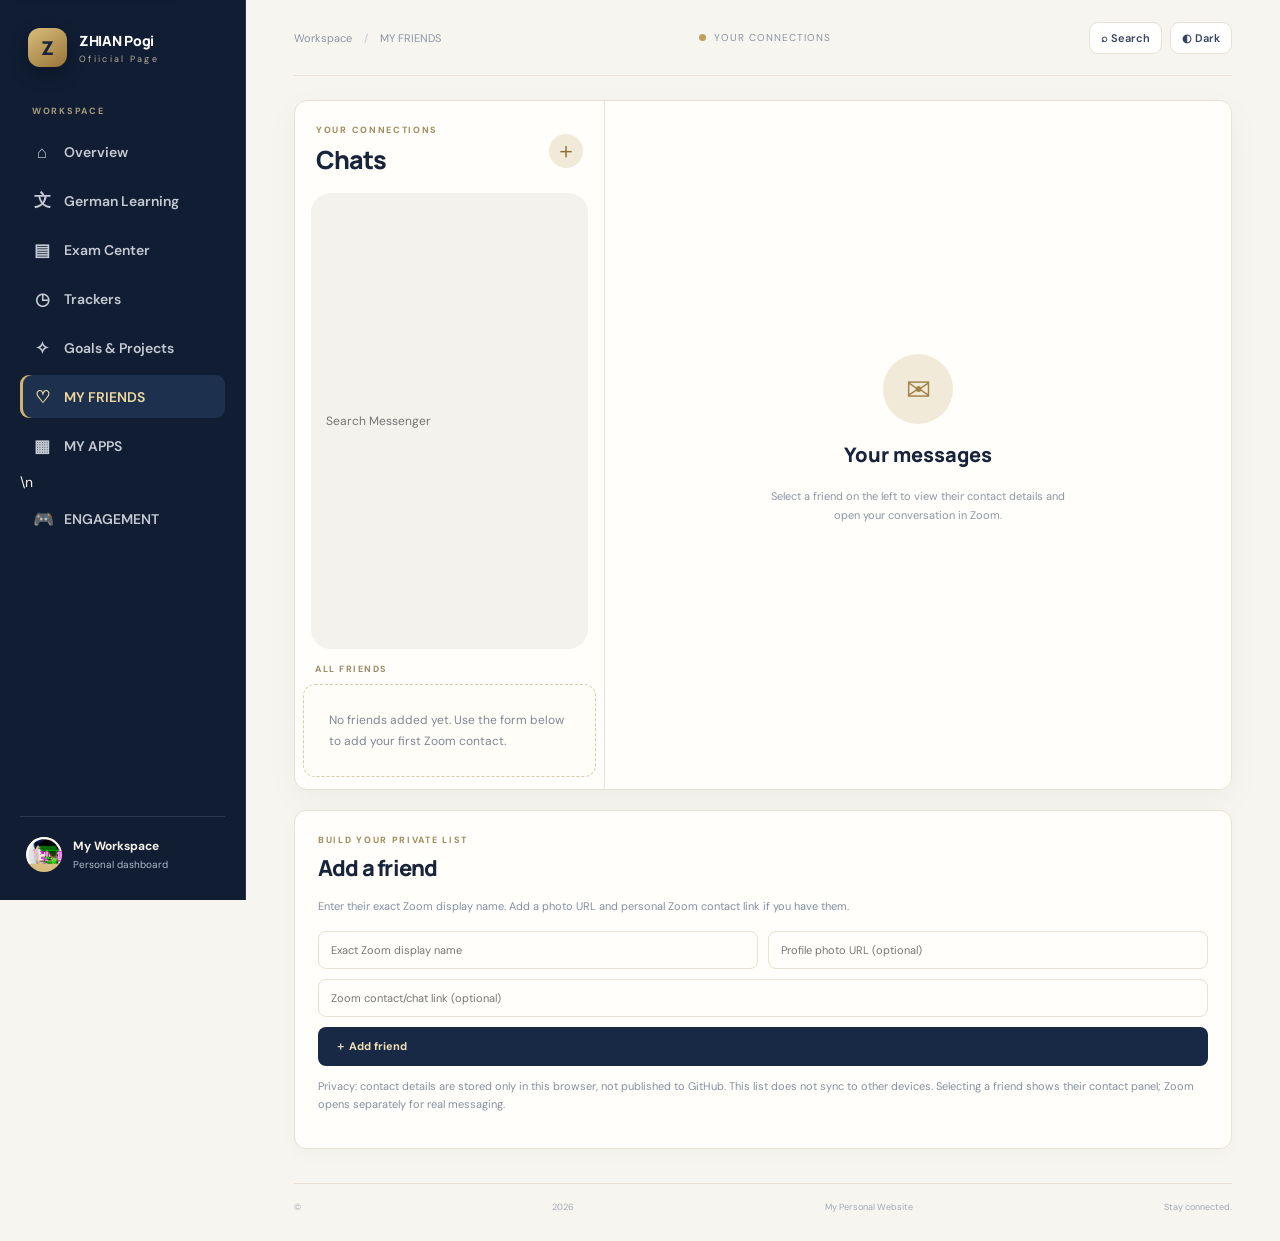
<file: friends.html>
<!doctype html><html lang="en"><head><meta charset="utf-8"><meta name="viewport" content="width=device-width,initial-scale=1"><title>MY FRIENDS | My Personal Website</title><link rel="stylesheet" href="assets/style.css?v=8"></head><body><div class="shell"><aside class="sidebar"><a class="brand" href="index.html"><span class="brand-mark">Z</span><span><b>ZHIAN Pogi</b><small>Ofiicial Page</small></span></a><div class="side-label">WORKSPACE</div><nav class="nav"><a href="index.html"><span>⌂</span> Overview</a><a href="german.html"><span>文</span> German Learning</a><a href="exams.html"><span>▤</span> Exam Center</a><a href="trackers.html"><span>◷</span> Trackers</a><a href="goals.html"><span>✧</span> Goals & Projects</a><a class="active" href="friends.html"><span>♡</span> MY FRIENDS</a>
      <a href="apps.html"><span>▦</span> MY APPS</a>\n      <a href="games.html"><span>🎮</span> ENGAGEMENT</a></nav><div class="sidebar-bottom"><div class="avatar"><img src="assets/zhian-profile.svg" alt="Profile photo"></div><div><b>My Workspace</b><small>Personal dashboard</small></div></div></aside><main class="main friends-main"><header class="topbar"><div class="breadcrumb"><a href="index.html">Workspace</a> <span>/</span> MY FRIENDS</div><div class="top-actions"><span class="live-dot"></span> YOUR CONNECTIONS</div></header><section class="messenger-wrap"><aside class="messenger-list"><div class="messenger-list-head"><div><div class="eyebrow dark">YOUR CONNECTIONS</div><h1>Chats</h1></div><a class="new-chat-icon" href="#add-contact" aria-label="Add friend">＋</a></div><input class="friends-search" id="friends-search" type="search" placeholder="Search Messenger" aria-label="Search friends"><div class="friends-list-title">ALL FRIENDS</div><div class="messenger-friends" id="friends-list"><div class="friend-empty">Your friends will appear here when you add them below.</div></div></aside><section class="messenger-chat" aria-label="Conversation panel"><div class="chat-empty-state" id="chat-empty"><div class="empty-chat-icon">✉</div><h2>Your messages</h2><p>Select a friend on the left to view their contact details and open your conversation in Zoom.</p></div><div class="chat-active" id="chat-active" hidden><header class="chat-header"><div class="chat-person"><div class="friend-avatar" id="chat-avatar">♡</div><div><strong id="chat-name">Friend</strong><small>Zoom contact</small></div></div><a class="chat-zoom-link" id="chat-zoom" href="https://zoom.us/signin" target="_blank" rel="noopener noreferrer">Open Zoom ↗</a></header><div class="chat-history"><div class="chat-intro-icon">♡</div><h3 id="chat-intro-name">Friend</h3><p>This is the beginning of your contact view.</p><p class="chat-hint">To send a real message, continue this conversation in Zoom.</p><a class="btn btn-dark" id="chat-start" href="https://zoom.us/signin" target="_blank" rel="noopener noreferrer">Continue in Zoom</a></div><div class="chat-composer"><span>Messaging inside this website isn't connected yet.</span><button type="button" disabled aria-label="Send message">➤</button></div></div></section></section><section class="panel content-panel add-contact-panel" id="add-contact"><div class="eyebrow dark">BUILD YOUR PRIVATE LIST</div><h2>Add a friend</h2><p class="muted small">Enter their exact Zoom display name. Add a photo URL and personal Zoom contact link if you have them.</p><div class="friend-form"><input id="friend-name" placeholder="Exact Zoom display name" autocomplete="off"><input id="friend-photo" placeholder="Profile photo URL (optional)" inputmode="url"><input class="wide" id="friend-link" placeholder="Zoom contact/chat link (optional)" inputmode="url"><button class="btn btn-dark wide" id="friend-add" type="button">＋ Add friend</button></div><p class="friend-note">Privacy: contact details are stored only in this browser, not published to GitHub. This list does not sync to other devices. Selecting a friend shows their contact panel; Zoom opens separately for real messaging.</p></section><footer>© <span class="year"></span> My Personal Website <span>Stay connected.</span></footer></main></div><script src="assets/app.js?v=4"></script></body></html>
</file>
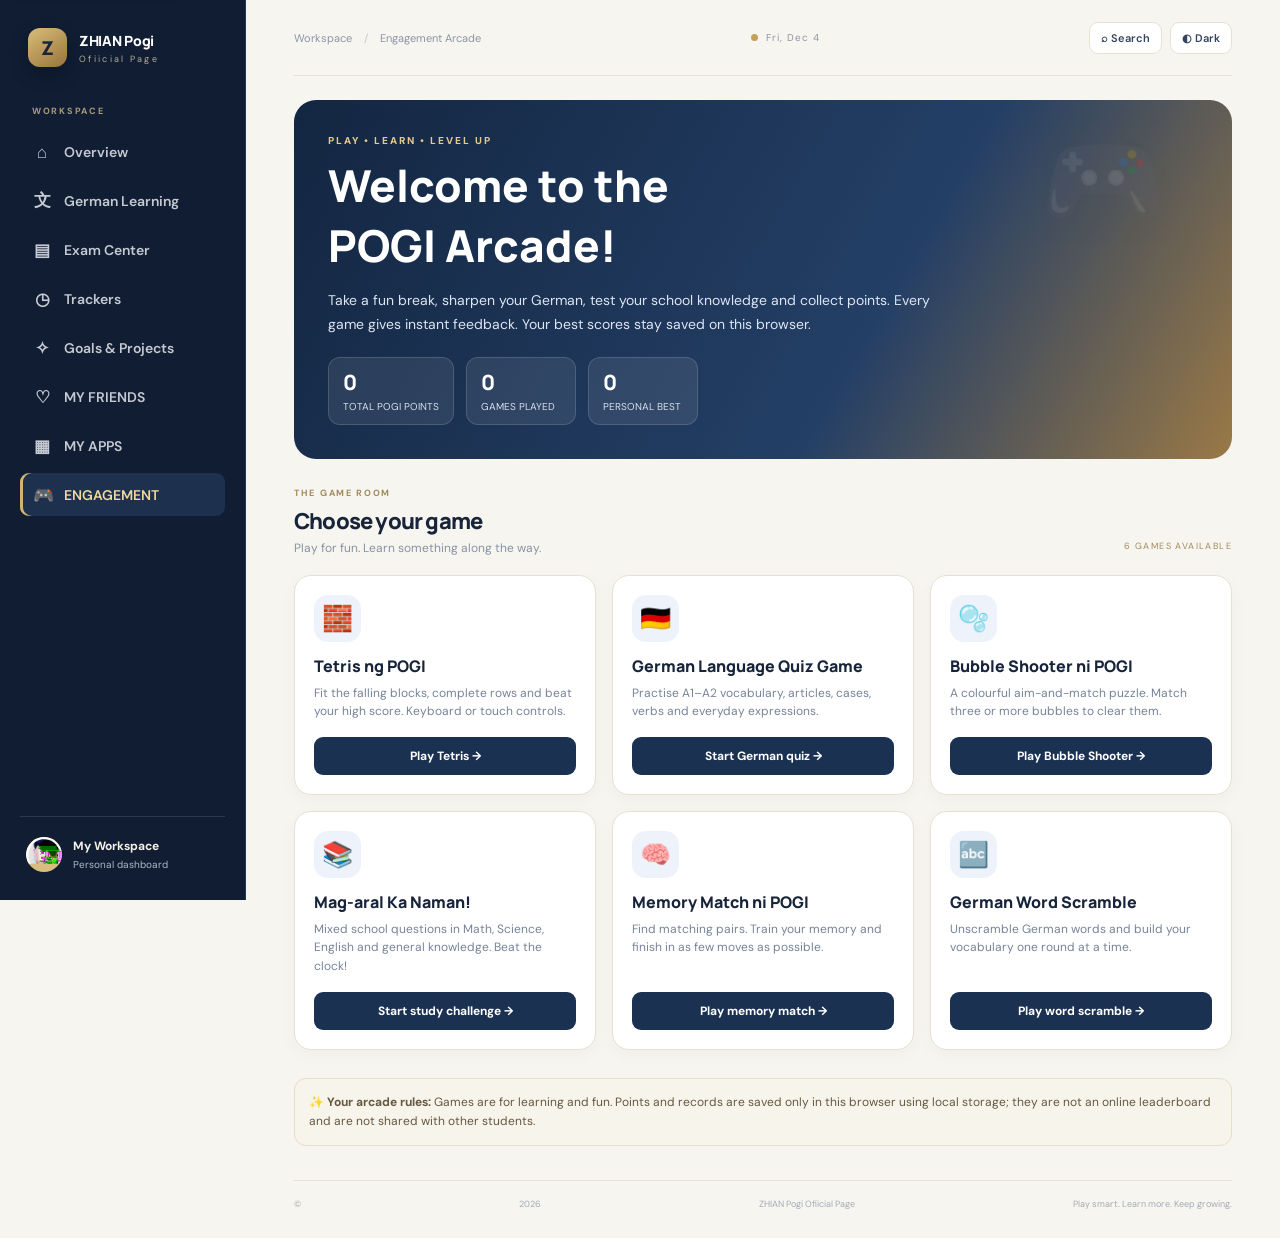
<file: games.html>
<!doctype html>
<html lang="en">
<head>
<meta charset="utf-8"><meta name="viewport" content="width=device-width, initial-scale=1">
<meta name="description" content="Play, practise German and challenge your knowledge at the POGI Engagement Arcade.">
<title>Engagement Arcade | ZHIAN Pogi Ofiicial Page</title>
<link rel="stylesheet" href="assets/style.css?v=8">
<style>
.arcade-hero{background:linear-gradient(120deg,#132641,#243f66 62%,#9a7946);border-radius:22px;padding:34px;color:#fff;position:relative;overflow:hidden;margin:24px 0 28px}.arcade-hero:after{content:"🎮";position:absolute;right:7%;top:14px;font-size:100px;opacity:.18}.arcade-hero h1{font:800 clamp(30px,5vw,44px) Manrope;margin:8px 0}.arcade-hero p{color:#dce5f2;max-width:620px;line-height:1.7}.arcade-tag{font-size:10px;letter-spacing:2px;color:#e6c98f;font-weight:800}.arcade-stats{display:flex;gap:12px;flex-wrap:wrap;margin-top:20px}.arcade-stat{background:#ffffff16;border:1px solid #ffffff24;border-radius:12px;padding:10px 14px;min-width:110px}.arcade-stat b{display:block;font:800 21px Manrope}.arcade-stat small{color:#d6dfec;font-size:10px}.game-grid{display:grid;grid-template-columns:repeat(3,minmax(0,1fr));gap:16px;margin:18px 0 28px}.game-card{border:1px solid var(--line);border-radius:17px;background:#fff;padding:19px;display:flex;flex-direction:column;min-height:205px;box-shadow:0 5px 18px #14233b08}.game-icon{height:47px;width:47px;border-radius:14px;display:grid;place-items:center;font-size:25px;background:#eef2fb;margin-bottom:13px}.game-card h3{font:800 16px Manrope;margin:0 0 7px}.game-card p{font-size:12px;color:#778397;line-height:1.55;margin:0 0 16px;flex:1}.game-card button,.game-action{border:0;background:#1b3152;color:white;border-radius:9px;padding:11px 14px;font:700 12px 'DM Sans';cursor:pointer}.game-card button:hover,.game-action:hover{background:#b18c4e}.game-area{display:none;border:1px solid var(--line);border-radius:18px;background:#fff;padding:20px;margin:20px 0 30px}.game-area.active{display:block}.game-head{display:flex;justify-content:space-between;align-items:center;gap:12px;margin-bottom:15px}.game-head h2{font:800 21px Manrope;margin:0}.game-close{border:1px solid var(--line);background:#f5f7fa;padding:8px 12px;border-radius:8px;cursor:pointer}.game-help{color:#778397;font-size:12px;line-height:1.6}.quiz-question{font:700 20px Manrope;margin:20px 0}.quiz-options{display:grid;grid-template-columns:repeat(2,minmax(0,1fr));gap:10px}.quiz-option{padding:14px;text-align:left;background:#f3f6fa;border:1px solid #e2e8f0;border-radius:11px;cursor:pointer;color:#1b2c46;font:600 13px 'DM Sans'}.quiz-option:hover{border-color:#b18c4e}.quiz-option.correct{background:#e8f6ee;border-color:#64ae7e}.quiz-option.wrong{background:#fff0ed;border-color:#db8a7d}.game-feedback{min-height:24px;font-weight:700;font-size:13px;margin:12px 0}.game-toolbar{display:flex;gap:10px;align-items:center;flex-wrap:wrap;margin:12px 0}.game-toolbar span{background:#f2f5f9;border-radius:8px;padding:8px 11px;font-size:12px;font-weight:700}.canvas-wrap{display:flex;justify-content:center;background:#0d192b;border-radius:14px;padding:12px;overflow:auto}.canvas-wrap canvas{max-width:100%;height:auto;touch-action:manipulation}.study-input{padding:12px;border:1px solid #ccd5e2;border-radius:9px;font:14px 'DM Sans';max-width:280px}.memory-grid{display:grid;grid-template-columns:repeat(4,minmax(55px,90px));gap:9px;justify-content:center;margin:20px auto}.memory-tile{height:70px;border:0;border-radius:12px;background:#203858;color:#fff;font-size:24px;cursor:pointer}.memory-tile.revealed{background:#f1eadb;color:#263650}.arcade-note{background:#f7f4ec;border:1px solid #e9dfc9;padding:14px;border-radius:12px;color:#65583f;font-size:12px;line-height:1.6}.game-progress{height:7px;background:#e9edf3;border-radius:10px;overflow:hidden}.game-progress i{display:block;height:100%;background:#b18c4e;width:0;transition:width .2s}
body[data-theme="dark"] .game-card,body[data-theme="dark"] .game-area{background:#142238;border-color:#2a3a53;color:#e8eef8}body[data-theme="dark"] .game-card p,body[data-theme="dark"] .game-help{color:#aab7ca}body[data-theme="dark"] .quiz-option{background:#1d3049;color:#e9eff8;border-color:#344762}body[data-theme="dark"] .quiz-option.correct{background:#1c4735}body[data-theme="dark"] .quiz-option.wrong{background:#542d2b}body[data-theme="dark"] .game-toolbar span{background:#20334d;color:#eaf0fa}
@media(max-width:850px){.game-grid{grid-template-columns:repeat(2,minmax(0,1fr))}}@media(max-width:560px){.game-grid{grid-template-columns:1fr}.arcade-hero{padding:25px 20px}.arcade-hero:after{right:0;top:0;font-size:74px}.quiz-options{grid-template-columns:1fr}.game-area{padding:13px}.game-head h2{font-size:17px}}
</style>
</head>
<body><div class="shell">
<aside class="sidebar">
<a class="brand" href="index.html"><span class="brand-mark">Z</span><span><b>ZHIAN Pogi</b><small>Ofiicial Page</small></span></a>
<div class="side-label">WORKSPACE</div><nav class="nav">
<a href="index.html"><span>⌂</span> Overview</a><a href="german.html"><span>文</span> German Learning</a><a href="exams.html"><span>▤</span> Exam Center</a><a href="trackers.html"><span>◷</span> Trackers</a><a href="goals.html"><span>✧</span> Goals & Projects</a><a href="friends.html"><span>♡</span> MY FRIENDS</a><a href="apps.html"><span>▦</span> MY APPS</a><a class="active" href="games.html"><span>🎮</span> ENGAGEMENT</a>
</nav><div class="sidebar-bottom"><div class="avatar"><img src="assets/zhian-profile.svg" alt="Profile photo"></div><div><b>My Workspace</b><small>Personal dashboard</small></div></div>
</aside>
<main class="main"><header class="topbar"><div class="breadcrumb">Workspace <span>/</span> Engagement Arcade</div><div class="top-actions"><span class="live-dot"></span><span id="today"></span></div></header>
<section class="arcade-hero"><div class="arcade-tag">PLAY • LEARN • LEVEL UP</div><h1>Welcome to the<br>POGI Arcade!</h1><p>Take a fun break, sharpen your German, test your school knowledge and collect points. Every game gives instant feedback. Your best scores stay saved on this browser.</p><div class="arcade-stats"><div class="arcade-stat"><b id="total-points">0</b><small>TOTAL POGI POINTS</small></div><div class="arcade-stat"><b id="games-played">0</b><small>GAMES PLAYED</small></div><div class="arcade-stat"><b id="best-score">0</b><small>PERSONAL BEST</small></div></div></section>
<div class="section-head"><div><div class="eyebrow dark">THE GAME ROOM</div><h2>Choose your game</h2><p>Play for fun. Learn something along the way.</p></div><span class="section-note">6 GAMES AVAILABLE</span></div>
<section class="game-grid">
<article class="game-card"><div class="game-icon">🧱</div><h3>Tetris ng POGI</h3><p>Fit the falling blocks, complete rows and beat your high score. Keyboard or touch controls.</p><button data-game="tetris">Play Tetris →</button></article>
<article class="game-card"><div class="game-icon">🇩🇪</div><h3>German Language Quiz Game</h3><p>Practise A1–A2 vocabulary, articles, cases, verbs and everyday expressions.</p><button data-game="german">Start German quiz →</button></article>
<article class="game-card"><div class="game-icon">🫧</div><h3>Bubble Shooter ni POGI</h3><p>A colourful aim-and-match puzzle. Match three or more bubbles to clear them.</p><button data-game="bubble">Play Bubble Shooter →</button></article>
<article class="game-card"><div class="game-icon">📚</div><h3>Mag-aral Ka Naman!</h3><p>Mixed school questions in Math, Science, English and general knowledge. Beat the clock!</p><button data-game="study">Start study challenge →</button></article>
<article class="game-card"><div class="game-icon">🧠</div><h3>Memory Match ni POGI</h3><p>Find matching pairs. Train your memory and finish in as few moves as possible.</p><button data-game="memory">Play memory match →</button></article>
<article class="game-card"><div class="game-icon">🔤</div><h3>German Word Scramble</h3><p>Unscramble German words and build your vocabulary one round at a time.</p><button data-game="scramble">Play word scramble →</button></article>
</section>
<section id="tetris-area" class="game-area"><div class="game-head"><h2>🧱 Tetris ng POGI</h2><button class="game-close">Close ✕</button></div><p class="game-help">Keyboard: ← → move, ↑ rotate, ↓ soft drop, Space hard drop. On touch, use the buttons below.</p><div class="game-toolbar"><span>Score: <b id="tetris-score">0</b></span><span>Lines: <b id="tetris-lines">0</b></span><span>Level: <b id="tetris-level">1</b></span></div><div class="canvas-wrap"><canvas id="tetris" width="300" height="600"></canvas></div><div class="game-toolbar"><button class="game-action" id="t-left">←</button><button class="game-action" id="t-rotate">↻ Rotate</button><button class="game-action" id="t-right">→</button><button class="game-action" id="t-down">↓</button><button class="game-action" id="t-drop">Drop</button><button class="game-action" id="t-start">Start / Restart</button></div><p class="game-feedback" id="tetris-status">Press Start to play.</p></section>
<section id="german-area" class="game-area"><div class="game-head"><h2>🇩🇪 German Language Quiz Game</h2><button class="game-close">Close ✕</button></div><div class="game-toolbar"><span id="german-count">Question 1 / 10</span><span>Score: <b id="german-score">0</b></span><span>Level: A1–A2</span></div><div class="game-progress"><i id="german-progress"></i></div><div id="german-quiz"></div><div class="game-feedback" id="german-feedback"></div><button class="game-action" id="german-next" hidden>Next question →</button></section>
<section id="study-area" class="game-area"><div class="game-head"><h2>📚 Mag-aral Ka Naman!</h2><button class="game-close">Close ✕</button></div><p class="game-help">10 mixed-subject questions. You have 20 seconds for each one. No pressure—learn from every answer!</p><div class="game-toolbar"><span id="study-count">Question 1 / 10</span><span>Score: <b id="study-score">0</b></span><span>Time: <b id="study-time">20</b>s</span></div><div class="game-progress"><i id="study-progress"></i></div><div id="study-quiz"></div><div class="game-feedback" id="study-feedback"></div><button class="game-action" id="study-next" hidden>Next question →</button></section>
<section id="bubble-area" class="game-area"><div class="game-head"><h2>🫧 Bubble Shooter ni POGI</h2><button class="game-close">Close ✕</button></div><p class="game-help">Aim with your mouse or touch, then tap/click to shoot. Match 3 or more bubbles of the same colour. Clear the board to win!</p><div class="game-toolbar"><span>Score: <b id="bubble-score">0</b></span><span>Shots: <b id="bubble-shots">0</b></span><button class="game-action" id="bubble-reset">New game</button></div><div class="canvas-wrap"><canvas id="bubble" width="420" height="500"></canvas></div><p class="game-feedback" id="bubble-status">Tap the board to aim and shoot.</p></section>
<section id="memory-area" class="game-area"><div class="game-head"><h2>🧠 Memory Match ni POGI</h2><button class="game-close">Close ✕</button></div><div class="game-toolbar"><span>Moves: <b id="memory-moves">0</b></span><span>Pairs: <b id="memory-pairs">0</b> / 8</span><button class="game-action" id="memory-reset">Restart</button></div><div id="memory-grid" class="memory-grid"></div><p class="game-feedback" id="memory-status">Find all 8 pairs!</p></section>
<section id="scramble-area" class="game-area"><div class="game-head"><h2>🔤 German Word Scramble</h2><button class="game-close">Close ✕</button></div><div class="game-toolbar"><span>Round: <b id="scramble-round">1</b></span><span>Score: <b id="scramble-score">0</b></span></div><p class="game-help">Unscramble the German word. Hint includes its English meaning.</p><div class="quiz-question" id="scramble-word">HAUS</div><p id="scramble-hint" class="game-help"></p><input id="scramble-input" class="study-input" placeholder="Type your answer"><div class="game-toolbar"><button class="game-action" id="scramble-check">Check answer</button><button class="game-action" id="scramble-next">Skip / Next</button></div><p class="game-feedback" id="scramble-feedback"></p></section>
<div class="arcade-note"><b>✨ Your arcade rules:</b> Games are for learning and fun. Points and records are saved only in this browser using local storage; they are not an online leaderboard and are not shared with other students.</div>
<footer>© <span class="year"></span> ZHIAN Pogi Ofiicial Page <span>Play smart. Learn more. Keep growing.</span></footer>
</main></div>
<script src="assets/app.js?v=4"></script>
<script>
(()=>{'use strict';
const $=id=>document.getElementById(id),storeKey='pogi-arcade-v1';
let stats=JSON.parse(localStorage.getItem(storeKey)||'{"points":0,"played":0,"best":0}');
function saveStats(points){stats.points+=points;stats.played++;stats.best=Math.max(stats.best,points);localStorage.setItem(storeKey,JSON.stringify(stats));paintStats()}
function paintStats(){$('total-points').textContent=stats.points;$('games-played').textContent=stats.played;$('best-score').textContent=stats.best}paintStats();
const areas=['tetris','german','bubble','study','memory','scramble'];
function openGame(name){areas.forEach(x=>$(x+'-area').classList.toggle('active',x===name));$(name+'-area').scrollIntoView({behavior:'smooth',block:'start'});if(name==='german')startQuiz('german');if(name==='study')startQuiz('study');if(name==='memory')memoryStart();if(name==='scramble')scrambleNext();if(name==='bubble')bubbleDraw();if(name==='tetris')drawTetris()}
document.querySelectorAll('[data-game]').forEach(b=>b.addEventListener('click',()=>openGame(b.dataset.game)));
document.querySelectorAll('.game-close').forEach(b=>b.addEventListener('click',()=>b.closest('.game-area').classList.remove('active')));
const germanQ=[
['What is the correct article for ___ Tisch?','der','die','das','den',0,'Tisch is masculine: der Tisch.'],
['What does “Guten Morgen” mean?','Good evening','Good morning','Good night','Goodbye',1,'Guten Morgen means Good morning.'],
['Choose the correct form: Ich ___ müde.','bist','ist','bin','seid',2,'With ich, sein becomes bin.'],
['What is the plural of das Kind?','die Kinde','die Kinder','die Kindes','die Kindern',1,'The plural is die Kinder.'],
['Choose the dative article: mit ___ Freund.','der','den','dem','des',2,'Mit is followed by the dative: mit dem Freund.'],
['What does “Ich habe Hunger” mean?','I am hungry','I am thirsty','I am tired','I am cold',0,'Hunger haben means to be hungry.'],
['Choose the correct sentence.','Heute ich lerne Deutsch.','Heute lerne ich Deutsch.','Heute Deutsch ich lerne.','Lerne heute ich Deutsch.',1,'A fronted time expression is followed by the conjugated verb.'],
['What is the past participle of machen?','gemacht','gemachen','gemachtet','gemacht sein',0,'The Partizip II is gemacht.'],
['Choose the correct reflexive pronoun: Du wäschst ___.','mich','sich','dich','uns',2,'For du, the reflexive pronoun is dich.'],
['What does “weil” usually introduce?','A question','A reason clause with the verb at the end','A plural noun','A command',1,'In a weil-clause, the conjugated verb goes to the end.'],
['Choose the correct accusative article: Ich sehe ___ Hund.','der','den','dem','des',1,'Hund is masculine; accusative is den Hund.'],
['Complete: Wir ___ heute ins Kino gehen.','möchte','möchten','möchtest','möchtet',1,'Wir takes möchten.']];
const studyQ=[
['Math','What is 15% of 200?','20','25','30','35',2,'0.15 × 200 = 30.'],
['Science','Which part of a plant mainly absorbs water?','Leaf','Root','Flower','Fruit',1,'Roots absorb water and minerals from the soil.'],
['English','Which word is a synonym of “rapid”?','Slow','Quick','Quiet','Careful',1,'Rapid means fast or quick.'],
['Math','Solve: 3x + 5 = 20.','3','5','7','8',1,'3x = 15, so x = 5.'],
['Science','What gas do plants take in during photosynthesis?','Oxygen','Nitrogen','Carbon dioxide','Hydrogen',2,'Plants use carbon dioxide, water and light to make sugars.'],
['Geography','What is the largest ocean on Earth?','Atlantic','Indian','Arctic','Pacific',3,'The Pacific Ocean is the largest.'],
['English','Which sentence is grammatically correct?','She go to school.','She goes to school.','She going to school.','She gone to school.',1,'Third-person singular present simple takes -s/-es.'],
['Science','At sea level, water boils at approximately:','50°C','75°C','100°C','150°C',2,'The standard boiling point is 100°C at 1 atmosphere.'],
['Math','What is the area of a rectangle 8 cm by 4 cm?','12 cm²','24 cm²','32 cm²','36 cm²',2,'Area = length × width = 8 × 4 = 32 cm².'],
['Civics','Which branch of government generally interprets laws?','Executive','Legislative','Judicial','Local council',2,'The judiciary interprets laws.'],
['Science','Which is a renewable energy source?','Coal','Natural gas','Solar energy','Diesel',2,'Sunlight is naturally replenished.'],
['Math','What is the square root of 144?','10','11','12','14',2,'12 × 12 = 144.']];
let quiz={type:'',list:[],index:0,score:0,locked:false,timer:null,seconds:20};
function startQuiz(type){clearInterval(quiz.timer);quiz={type,list:(type==='german'?germanQ:studyQ).slice().sort(()=>Math.random()-.5).slice(0,10),index:0,score:0,locked:false,timer:null,seconds:20};$(type+'-score').textContent='0';renderQuiz()}
function renderQuiz(){let t=quiz.type,q=quiz.list[quiz.index];$(t+'-count').textContent='Question '+(quiz.index+1)+' / '+quiz.list.length;$(t+'-progress').style.width=(quiz.index/quiz.list.length*100)+'%';$(t+'-feedback').textContent='';$(t+'-next').hidden=true;const box=$(t+'-quiz');box.innerHTML='';let subject=t==='study'?'<small>'+q[0]+'</small>':'';let question=document.createElement('div');question.className='quiz-question';question.textContent=q[t==='study'?1:0];box.append(subject,question);let opts=document.createElement('div');opts.className='quiz-options';let answers=q.slice(t==='study'?2:1,t==='study'?6:5);answers.forEach((v,i)=>{let b=document.createElement('button');b.className='quiz-option';b.textContent=v;b.onclick=()=>answerQuiz(i,b);opts.append(b)});box.append(opts);quiz.locked=false;if(t==='study'){quiz.seconds=20;$('study-time').textContent=20;clearInterval(quiz.timer);quiz.timer=setInterval(()=>{$('study-time').textContent=--quiz.seconds;if(quiz.seconds<=0){clearInterval(quiz.timer);answerQuiz(-1,null)}},1000)}}
function answerQuiz(i,button){if(quiz.locked)return;quiz.locked=true;clearInterval(quiz.timer);let t=quiz.type,q=quiz.list[quiz.index],correct=q[t==='study'?6:5],opts=$(t+'-quiz').querySelectorAll('.quiz-option');opts.forEach((b,n)=>{b.disabled=true;if(n===correct)b.classList.add('correct')});if(button&&i===correct){quiz.score++;button.classList.add('correct')}else if(button){button.classList.add('wrong')}$ (t+'-score').textContent=quiz.score;$(t+'-feedback').textContent=(i===correct?'✓ Correct! ':'Not quite. ')+q[t==='study'?7:6];$(t+'-next').hidden=false;$(t+'-next').textContent=quiz.index===quiz.list.length-1?'See results':'Next question →'}
function nextQuiz(){if(quiz.index===quiz.list.length-1){clearInterval(quiz.timer);let pts=quiz.score*10;$(quiz.type+'-quiz').innerHTML='<div class="quiz-question">You scored '+quiz.score+' / '+quiz.list.length+' 🎉</div><p class="game-help">'+(quiz.score>=8?'Excellent work! Keep it up.':quiz.score>=5?'Good effort. Review the explanations and try again.':'Keep practising. Every attempt helps you improve.')+'</p>';$ (quiz.type+'-feedback').textContent='You earned '+pts+' POGI points.';$(quiz.type+'-next').hidden=true;saveStats(pts);return}quiz.index++;renderQuiz()}
$('german-next').onclick=nextQuiz;$('study-next').onclick=nextQuiz;
$('study-quiz').addEventListener('click',()=>{});
const tet=$('tetris'),ctx=tet.getContext('2d'),COL=10,ROW=20,S=30;let board,piece,dropTimer,dropMs=650,tScore=0,tLines=0,tRunning=false;
const shapes=[[[1,1,1,1]],[[1,1],[1,1]],[[0,1,0],[1,1,1]],[[1,0,0],[1,1,1]],[[0,0,1],[1,1,1]],[[1,1,0],[0,1,1]],[[0,1,1],[1,1,0]]];
const colors=['#58c4d8','#e9c46a','#a78bfa','#f59e0b','#60a5fa','#f472b6','#4ade80'];
function newPiece(){let n=Math.floor(Math.random()*shapes.length);return {m:shapes[n].map(r=>r.slice()),x:3,y:0,c:colors[n]}}
function drawTetris(){ctx.fillStyle='#0d192b';ctx.fillRect(0,0,300,600);if(!board)board=Array.from({length:ROW},()=>Array(COL).fill(0));board.forEach((r,y)=>r.forEach((v,x)=>{if(v){ctx.fillStyle=v;ctx.fillRect(x*S+1,y*S+1,S-2,S-2)}}));if(piece)piece.m.forEach((r,y)=>r.forEach((v,x)=>{if(v){ctx.fillStyle=piece.c;ctx.fillRect((piece.x+x)*S+1,(piece.y+y)*S+1,S-2,S-2)}}));ctx.strokeStyle='#ffffff12';for(let x=0;x<=COL;x++){ctx.beginPath();ctx.moveTo(x*S,0);ctx.lineTo(x*S,600);ctx.stroke()}for(let y=0;y<=ROW;y++){ctx.beginPath();ctx.moveTo(0,y*S);ctx.lineTo(300,y*S);ctx.stroke()}} 
function collide(p){return p.m.some((r,y)=>r.some((v,x)=>v&&(p.x+x<0||p.x+x>=COL||p.y+y>=ROW||(p.y+y>=0&&board[p.y+y][p.x+x]))))}
function merge(){piece.m.forEach((r,y)=>r.forEach((v,x)=>{if(v&&piece.y+y>=0)board[piece.y+y][piece.x+x]=piece.c}));let count=0;board=board.filter(r=>{if(r.every(Boolean)){count++;return false}return true});while(board.length<ROW)board.unshift(Array(COL).fill(0));if(count){tLines+=count;tScore+=[0,100,300,500,800][count]*Math.ceil(tLines/10);$('tetris-score').textContent=tScore;$('tetris-lines').textContent=tLines;$('tetris-level').textContent=1+Math.floor(tLines/10);dropMs=Math.max(100,650-Math.floor(tLines/10)*60);clearInterval(dropTimer);if(tRunning)dropTimer=setInterval(tick,dropMs)}piece=newPiece();if(collide(piece)){stopTetris();$('tetris-status').textContent='Game over! Score: '+tScore+'. Press Start to try again.';saveStats(tScore)}}
function tick(){if(!piece)return;piece.y++;if(collide(piece)){piece.y--;merge()}drawTetris()}
function stopTetris(){clearInterval(dropTimer);tRunning=false}
function startTetris(){stopTetris();board=Array.from({length:ROW},()=>Array(COL).fill(0));piece=newPiece();tScore=0;tLines=0;dropMs=650;$('tetris-score').textContent='0';$('tetris-lines').textContent='0';$('tetris-level').textContent='1';tRunning=true;$('tetris-status').textContent='Game on!';dropTimer=setInterval(tick,dropMs);drawTetris()}
function moveT(dx){if(!piece||!tRunning)return;piece.x+=dx;if(collide(piece))piece.x-=dx;drawTetris()}
function rotateT(){if(!piece||!tRunning)return;let m=piece.m;piece.m=m[0].map((_,i)=>m.map(r=>r[i]).reverse());if(collide(piece))piece.m=m;drawTetris()}
function hardDrop(){if(!piece||!tRunning)return;while(!collide(piece))piece.y++;piece.y--;merge();drawTetris()}
$('t-start').onclick=startTetris;$('t-left').onclick=()=>moveT(-1);$('t-right').onclick=()=>moveT(1);$('t-rotate').onclick=rotateT;$('t-down').onclick=tick;$('t-drop').onclick=hardDrop;document.addEventListener('keydown',e=>{if(!$('tetris-area').classList.contains('active'))return;if(['ArrowLeft','ArrowRight','ArrowUp','ArrowDown',' '].includes(e.key))e.preventDefault();if(e.key==='ArrowLeft')moveT(-1);if(e.key==='ArrowRight')moveT(1);if(e.key==='ArrowUp')rotateT();if(e.key==='ArrowDown')tick();if(e.key===' ')hardDrop()});drawTetris();
const bc=$('bubble'),bctx=bc.getContext('2d'),palette=['#f16b83','#58b8d4','#e9bd62','#9b83d8','#66bd8a'];let bubbles=[],shotColor=0,bScore=0,bShots=0,aim={x:210,y:150};
function bubbleReset(){bubbles=[];for(let r=0;r<6;r++)for(let c=0;c<9;c++)bubbles.push({x:26+c*46+(r%2)*23,y:30+r*37,r:16,color:Math.floor(Math.random()*palette.length),alive:true});shotColor=Math.floor(Math.random()*palette.length);bScore=0;bShots=0;$('bubble-score').textContent='0';$('bubble-shots').textContent='0';$('bubble-status').textContent='Aim and match 3 or more!';bubbleDraw()}
function bubbleDraw(){bctx.fillStyle='#101e33';bctx.fillRect(0,0,420,500);bubbles.forEach(b=>{if(b.alive){bctx.beginPath();bctx.arc(b.x,b.y,b.r,0,Math.PI*2);bctx.fillStyle=palette[b.color];bctx.fill();bctx.strokeStyle='#ffffff88';bctx.lineWidth=2;bctx.stroke();bctx.beginPath();bctx.arc(b.x-5,b.y-5,4,0,Math.PI*2);bctx.fillStyle='#ffffff66';bctx.fill()}});bctx.beginPath();bctx.moveTo(210,470);bctx.lineTo(aim.x,aim.y);bctx.strokeStyle='#ffffff55';bctx.setLineDash([5,5]);bctx.stroke();bctx.setLineDash([]);bctx.beginPath();bctx.arc(210,470,15,0,Math.PI*2);bctx.fillStyle=palette[shotColor];bctx.fill();bctx.fillStyle='#fff';bctx.font='12px sans-serif';bctx.fillText('AIM • TAP TO SHOOT',145,497)}
function bubblePos(e){let r=bc.getBoundingClientRect();aim={x:Math.max(15,Math.min(405,(e.clientX-r.left)*bc.width/r.width)),y:Math.max(30,Math.min(430,(e.clientY-r.top)*bc.height/r.height))}}
bc.addEventListener('pointermove',bubblePos);bc.addEventListener('pointerdown',e=>{bubblePos(e);bubbleShoot()});
function bubbleShoot(){let target=bubbles.filter(b=>b.alive).sort((a,b)=>Math.hypot(a.x-aim.x,a.y-aim.y)-Math.hypot(b.x-aim.x,b.y-aim.y))[0];if(!target){$('bubble-status').textContent='Board cleared! Great job!';return}let color=target.color;let group=bubbles.filter(b=>b.alive&&b.color===color&&Math.hypot(b.x-target.x,b.y-target.y)<55);if(shotColor===color&&group.length>=3){group.forEach(b=>b.alive=false);bScore+=group.length*10;$('bubble-status').textContent='Nice match! '+group.length+' bubbles cleared.'}else if(shotColor===color){$('bubble-status').textContent='You need at least 3 connected matching bubbles. Try another group!'}else{$('bubble-status').textContent='Different colour—try aiming at a group matching your bubble.'}bShots++;$('bubble-score').textContent=bScore;$('bubble-shots').textContent=bShots;shotColor=Math.floor(Math.random()*palette.length);if(bubbles.every(b=>!b.alive)){$('bubble-status').textContent='You cleared the board! + bonus points';saveStats(bScore+100)}bubbleDraw()}
$('bubble-reset').onclick=bubbleReset;bubbleReset();
const emojis=['📘','✏️','🎧','🌟','🧩','🎯','🎨','🚀'];let mem={first:null,lock:false,moves:0,pairs:0};
function memoryStart(){mem={first:null,lock:false,moves:0,pairs:0};$('memory-moves').textContent='0';$('memory-pairs').textContent='0';$('memory-status').textContent='Find all 8 pairs!';let arr=[...emojis,...emojis].sort(()=>Math.random()-.5);let grid=$('memory-grid');grid.innerHTML='';arr.forEach((v,i)=>{let b=document.createElement('button');b.className='memory-tile';b.textContent='?';b.dataset.v=v;b.onclick=()=>flipMemory(b);grid.append(b)})}
function flipMemory(b){if(mem.lock||b.classList.contains('revealed')||b.disabled)return;b.textContent=b.dataset.v;b.classList.add('revealed');if(!mem.first){mem.first=b;return}mem.moves++;$('memory-moves').textContent=mem.moves;if(mem.first.dataset.v===b.dataset.v){mem.first.disabled=b.disabled=true;mem.first=null;mem.pairs++;$('memory-pairs').textContent=mem.pairs;if(mem.pairs===8){$('memory-status').textContent='All pairs found! +100 POGI points';saveStats(Math.max(20,180-mem.moves*5))}}else{mem.lock=true;let prev=mem.first;setTimeout(()=>{prev.textContent=b.textContent='?';prev.classList.remove('revealed');b.classList.remove('revealed');mem.first=null;mem.lock=false},700)}}
$('memory-reset').onclick=memoryStart;
const words=[['SCHULE','school'],['FREUND','friend'],['WASSER','water'],['BUCH','book'],['ARBEIT','work'],['FENSTER','window'],['KÜCHE','kitchen'],['MORGEN','morning'],['FEIERABEND','time after work'],['GESUND','healthy']];let scr={round:0,score:0,item:null};
function scrambleNext(){scr.round++;let item=words[Math.floor(Math.random()*words.length)];scr.item=item;let a=item[0].split('');for(let i=a.length-1;i>0;i--){let j=Math.floor(Math.random()*(i+1));[a[i],a[j]]=[a[j],a[i]]}if(a.join('')===item[0])a.reverse();$('scramble-word').textContent=a.join(' ');$('scramble-hint').textContent='Meaning: '+item[1];$('scramble-round').textContent=scr.round;$('scramble-input').value='';$('scramble-feedback').textContent='';}
function scrambleCheck(){let ans=$('scramble-input').value.trim().toLocaleUpperCase();if(ans===scr.item[0]){scr.score+=10;$('scramble-score').textContent=scr.score;$('scramble-feedback').textContent='Richtig! Well done! +10 points.';saveStats(10)}else $('scramble-feedback').textContent='Not quite. Try again, or use Skip / Next.'}
$('scramble-check').onclick=scrambleCheck;$('scramble-next').onclick=scrambleNext;$('scramble-input').addEventListener('keydown',e=>{if(e.key==='Enter')scrambleCheck()});
})();
</script></body></html>
</file>
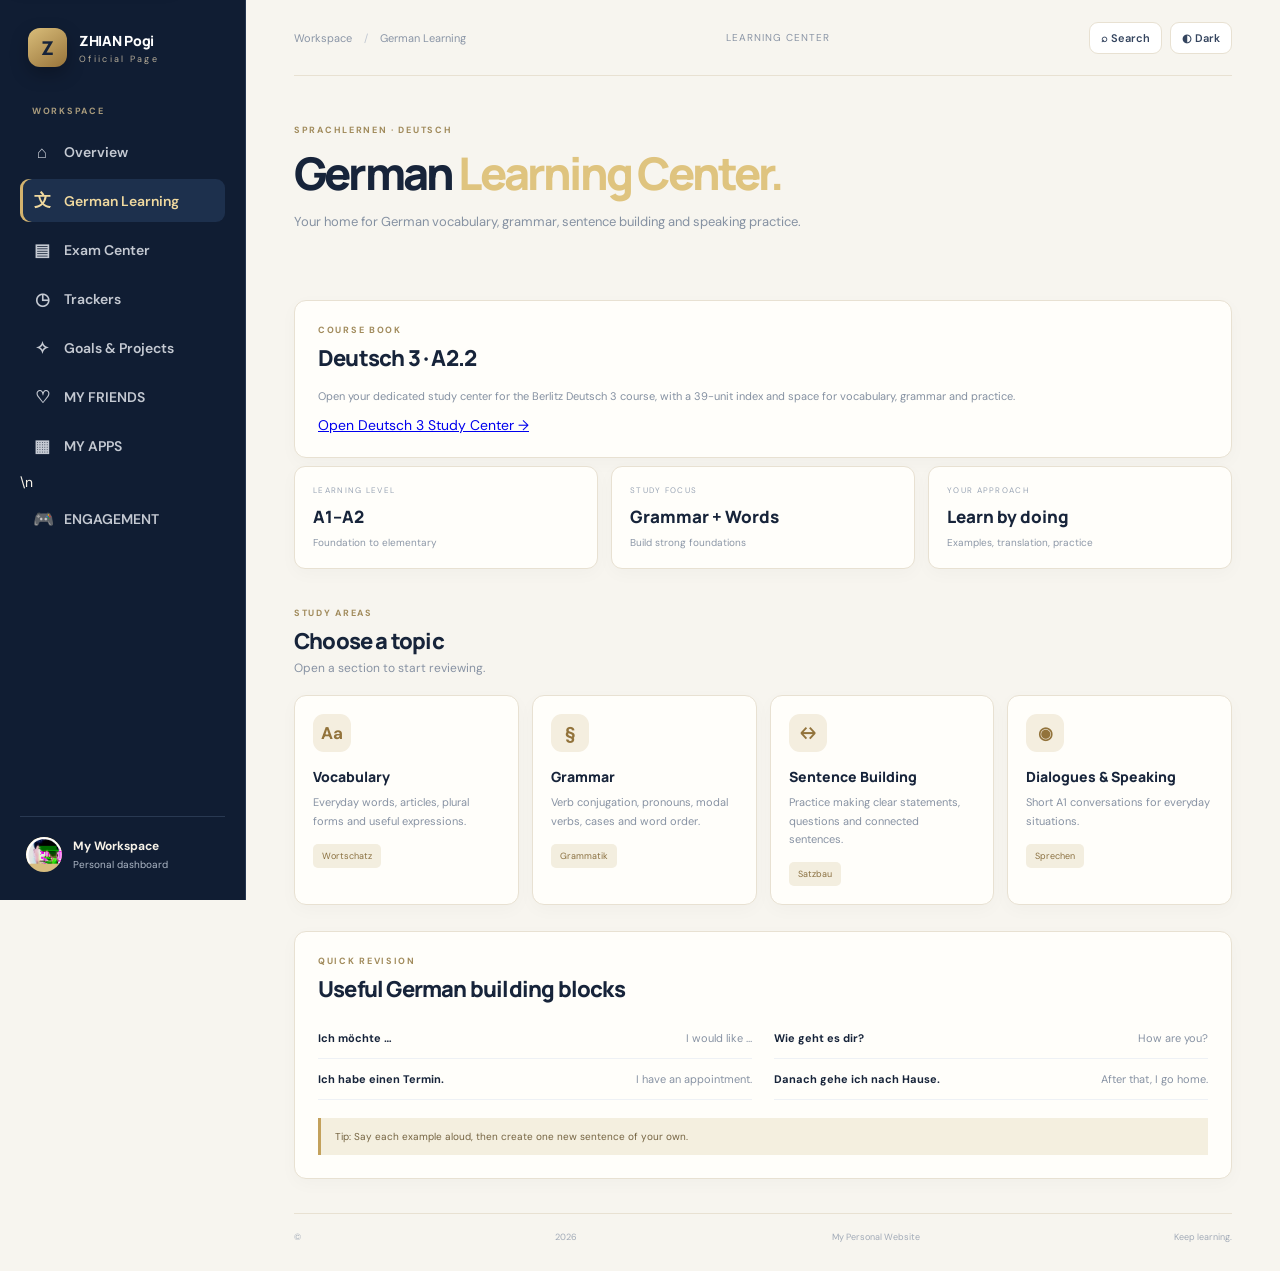
<file: german.html>
<!doctype html><html lang="en"><head><meta charset="utf-8"><meta name="viewport" content="width=device-width,initial-scale=1"><title>German Learning | My Personal Website</title><link rel="stylesheet" href="assets/style.css?v=8"></head><body><div class="shell"><aside class="sidebar"><a class="brand" href="index.html"><span class="brand-mark">Z</span><span><b>ZHIAN Pogi</b><small>Ofiicial Page</small></span></a><div class="side-label">WORKSPACE</div><nav class="nav"><a href="index.html"><span>⌂</span> Overview</a><a class="active" href="german.html"><span>文</span> German Learning</a><a href="exams.html"><span>▤</span> Exam Center</a><a href="trackers.html"><span>◷</span> Trackers</a><a href="goals.html"><span>✧</span> Goals & Projects</a>
      <a href="friends.html"><span>♡</span> MY FRIENDS</a>
      <a href="apps.html"><span>▦</span> MY APPS</a>\n      <a href="games.html"><span>🎮</span> ENGAGEMENT</a></nav><div class="sidebar-bottom"><div class="avatar"><img src="assets/zhian-profile.svg" alt="Profile photo"></div><div><b>My Workspace</b><small>Personal dashboard</small></div></div></aside><main class="main"><header class="topbar"><div class="breadcrumb"><a href="index.html">Workspace</a> <span>/</span> German Learning</div><div class="top-actions">LEARNING CENTER</div></header><section class="page-hero"><div class="eyebrow dark">SPRACHLERNEN · DEUTSCH</div><h1>German <em>Learning Center.</em></h1><p>Your home for German vocabulary, grammar, sentence building and speaking practice.</p></section><section class="panel content-panel"><div class="eyebrow dark">COURSE BOOK</div><h2>Deutsch 3 · A2.2</h2><p>Open your dedicated study center for the Berlitz Deutsch 3 course, with a 39-unit index and space for vocabulary, grammar and practice.</p><a class="button" href="deutsch3.html">Open Deutsch 3 Study Center →</a></section><section class="stats-row"><div class="stat-card"><small>LEARNING LEVEL</small><strong>A1–A2</strong><span>Foundation to elementary</span></div><div class="stat-card"><small>STUDY FOCUS</small><strong>Grammar + Words</strong><span>Build strong foundations</span></div><div class="stat-card"><small>YOUR APPROACH</small><strong>Learn by doing</strong><span>Examples, translation, practice</span></div></section><section class="section-head"><div><div class="eyebrow dark">STUDY AREAS</div><h2>Choose a topic</h2><p>Open a section to start reviewing.</p></div></section><section class="topic-grid"><article class="topic-card"><div class="feature-icon lavender">Aa</div><h3>Vocabulary</h3><p>Everyday words, articles, plural forms and useful expressions.</p><span class="tag">Wortschatz</span></article><article class="topic-card"><div class="feature-icon blue">§</div><h3>Grammar</h3><p>Verb conjugation, pronouns, modal verbs, cases and word order.</p><span class="tag">Grammatik</span></article><article class="topic-card"><div class="feature-icon peach">↔</div><h3>Sentence Building</h3><p>Practice making clear statements, questions and connected sentences.</p><span class="tag">Satzbau</span></article><article class="topic-card"><div class="feature-icon mint">◉</div><h3>Dialogues & Speaking</h3><p>Short A1 conversations for everyday situations.</p><span class="tag">Sprechen</span></article></section><section class="panel content-panel"><div class="eyebrow dark">QUICK REVISION</div><h2>Useful German building blocks</h2><div class="vocab-list"><div><b>Ich möchte …</b><span>I would like …</span></div><div><b>Wie geht es dir?</b><span>How are you?</span></div><div><b>Ich habe einen Termin.</b><span>I have an appointment.</span></div><div><b>Danach gehe ich nach Hause.</b><span>After that, I go home.</span></div></div><div class="callout">Tip: Say each example aloud, then create one new sentence of your own.</div></section><footer>© <span class="year"></span> My Personal Website <span>Keep learning.</span></footer></main></div><script src="assets/app.js?v=4"></script></body></html>
</file>
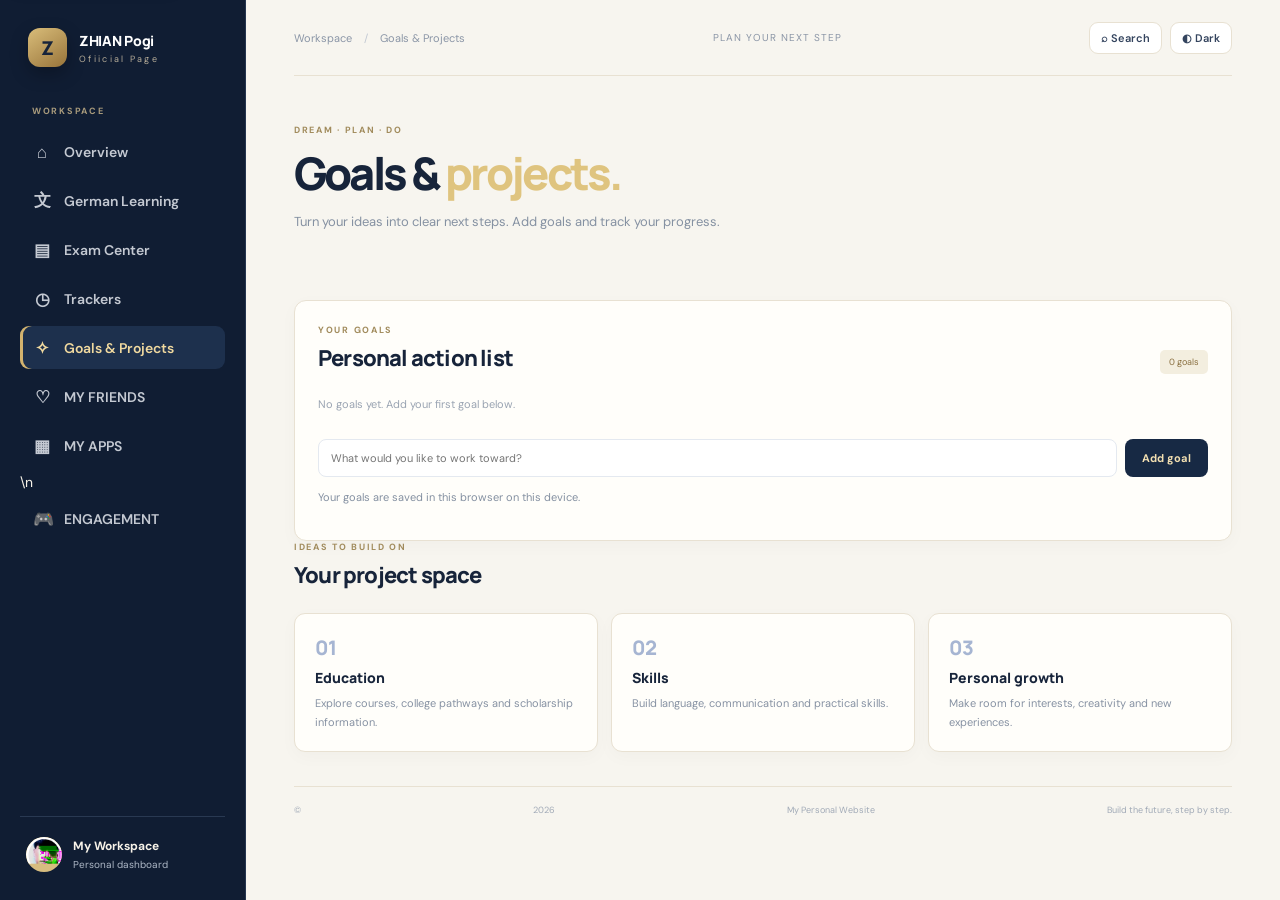
<file: goals.html>
<!doctype html><html lang="en"><head><meta charset="utf-8"><meta name="viewport" content="width=device-width,initial-scale=1"><title>Goals & Projects | My Personal Website</title><link rel="stylesheet" href="assets/style.css?v=8"></head><body><div class="shell"><aside class="sidebar"><a class="brand" href="index.html"><span class="brand-mark">Z</span><span><b>ZHIAN Pogi</b><small>Ofiicial Page</small></span></a><div class="side-label">WORKSPACE</div><nav class="nav"><a href="index.html"><span>⌂</span> Overview</a><a href="german.html"><span>文</span> German Learning</a><a href="exams.html"><span>▤</span> Exam Center</a><a href="trackers.html"><span>◷</span> Trackers</a><a class="active" href="goals.html"><span>✧</span> Goals & Projects</a>
      <a href="friends.html"><span>♡</span> MY FRIENDS</a>
      <a href="apps.html"><span>▦</span> MY APPS</a>\n      <a href="games.html"><span>🎮</span> ENGAGEMENT</a></nav><div class="sidebar-bottom"><div class="avatar"><img src="assets/zhian-profile.svg" alt="Profile photo"></div><div><b>My Workspace</b><small>Personal dashboard</small></div></div></aside><main class="main"><header class="topbar"><div class="breadcrumb"><a href="index.html">Workspace</a> <span>/</span> Goals & Projects</div><div class="top-actions">PLAN YOUR NEXT STEP</div></header><section class="page-hero"><div class="eyebrow dark">DREAM · PLAN · DO</div><h1>Goals & <em>projects.</em></h1><p>Turn your ideas into clear next steps. Add goals and track your progress.</p></section><section class="panel content-panel"><div class="panel-head"><div><div class="eyebrow dark">YOUR GOALS</div><h2>Personal action list</h2></div><span class="tag" id="goal-count">0 goals</span></div><div class="goal-list" id="goal-list"></div><div class="add-row"><input id="new-goal" placeholder="What would you like to work toward?"><button class="btn btn-dark" id="add-goal">Add goal</button></div><p class="muted small">Your goals are saved in this browser on this device.</p></section><section class="section-head"><div><div class="eyebrow dark">IDEAS TO BUILD ON</div><h2>Your project space</h2></div></section><section class="steps-grid"><div class="step-card"><b>01</b><h3>Education</h3><p>Explore courses, college pathways and scholarship information.</p></div><div class="step-card"><b>02</b><h3>Skills</h3><p>Build language, communication and practical skills.</p></div><div class="step-card"><b>03</b><h3>Personal growth</h3><p>Make room for interests, creativity and new experiences.</p></div></section><footer>© <span class="year"></span> My Personal Website <span>Build the future, step by step.</span></footer></main></div><script src="assets/app.js?v=4"></script></body></html>
</file>
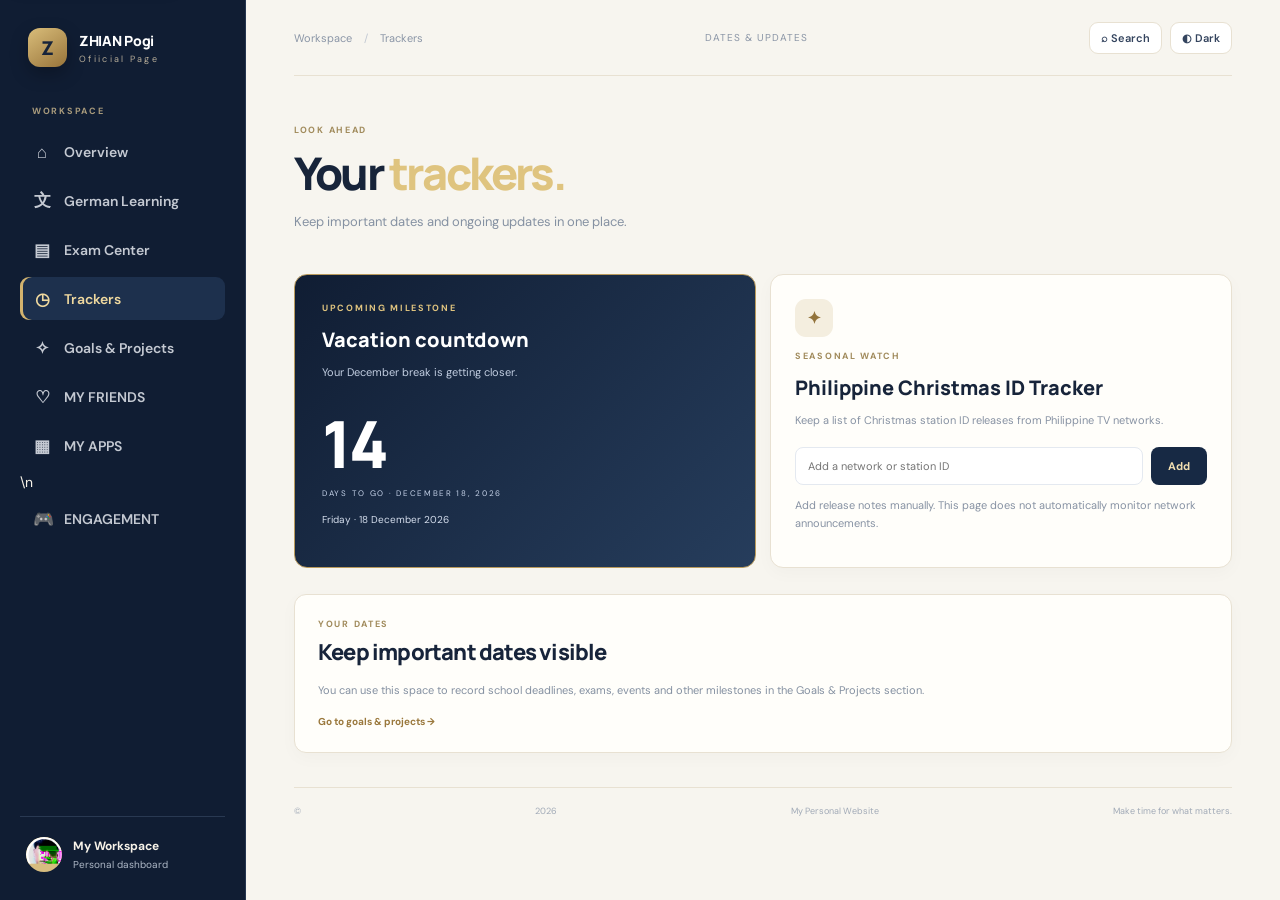
<file: trackers.html>
<!doctype html><html lang="en"><head><meta charset="utf-8"><meta name="viewport" content="width=device-width,initial-scale=1"><title>Trackers | My Personal Website</title><link rel="stylesheet" href="assets/style.css?v=8"></head><body><div class="shell"><aside class="sidebar"><a class="brand" href="index.html"><span class="brand-mark">Z</span><span><b>ZHIAN Pogi</b><small>Ofiicial Page</small></span></a><div class="side-label">WORKSPACE</div><nav class="nav"><a href="index.html"><span>⌂</span> Overview</a><a href="german.html"><span>文</span> German Learning</a><a href="exams.html"><span>▤</span> Exam Center</a><a class="active" href="trackers.html"><span>◷</span> Trackers</a><a href="goals.html"><span>✧</span> Goals & Projects</a>
      <a href="friends.html"><span>♡</span> MY FRIENDS</a>
      <a href="apps.html"><span>▦</span> MY APPS</a>\n      <a href="games.html"><span>🎮</span> ENGAGEMENT</a></nav><div class="sidebar-bottom"><div class="avatar"><img src="assets/zhian-profile.svg" alt="Profile photo"></div><div><b>My Workspace</b><small>Personal dashboard</small></div></div></aside><main class="main"><header class="topbar"><div class="breadcrumb"><a href="index.html">Workspace</a> <span>/</span> Trackers</div><div class="top-actions">DATES & UPDATES</div></header><section class="page-hero"><div class="eyebrow dark">LOOK AHEAD</div><h1>Your <em>trackers.</em></h1><p>Keep important dates and ongoing updates in one place.</p></section><section class="tracker-grid"><article class="countdown-card"><div class="eyebrow">UPCOMING MILESTONE</div><h2>Vacation countdown</h2><p>Your December break is getting closer.</p><div class="countdown-number" id="countdown">—</div><div class="countdown-label">DAYS TO GO · DECEMBER 18, 2026</div><div class="countdown-date">Friday · 18 December 2026</div></article><article class="tracker-side"><div class="feature-icon peach">✦</div><div class="eyebrow dark">SEASONAL WATCH</div><h2>Philippine Christmas ID Tracker</h2><p>Keep a list of Christmas station ID releases from Philippine TV networks.</p><div class="add-row"><input id="station-input" placeholder="Add a network or station ID"><button class="btn btn-dark" id="add-station">Add</button></div><ul class="station-list" id="station-list"></ul><p class="muted small">Add release notes manually. This page does not automatically monitor network announcements.</p></article></section><section class="panel content-panel"><div class="eyebrow dark">YOUR DATES</div><h2>Keep important dates visible</h2><p class="muted">You can use this space to record school deadlines, exams, events and other milestones in the Goals & Projects section.</p><a class="inline-link" href="goals.html">Go to goals & projects →</a></section><footer>© <span class="year"></span> My Personal Website <span>Make time for what matters.</span></footer></main></div><script src="assets/app.js?v=4"></script></body></html>
</file>
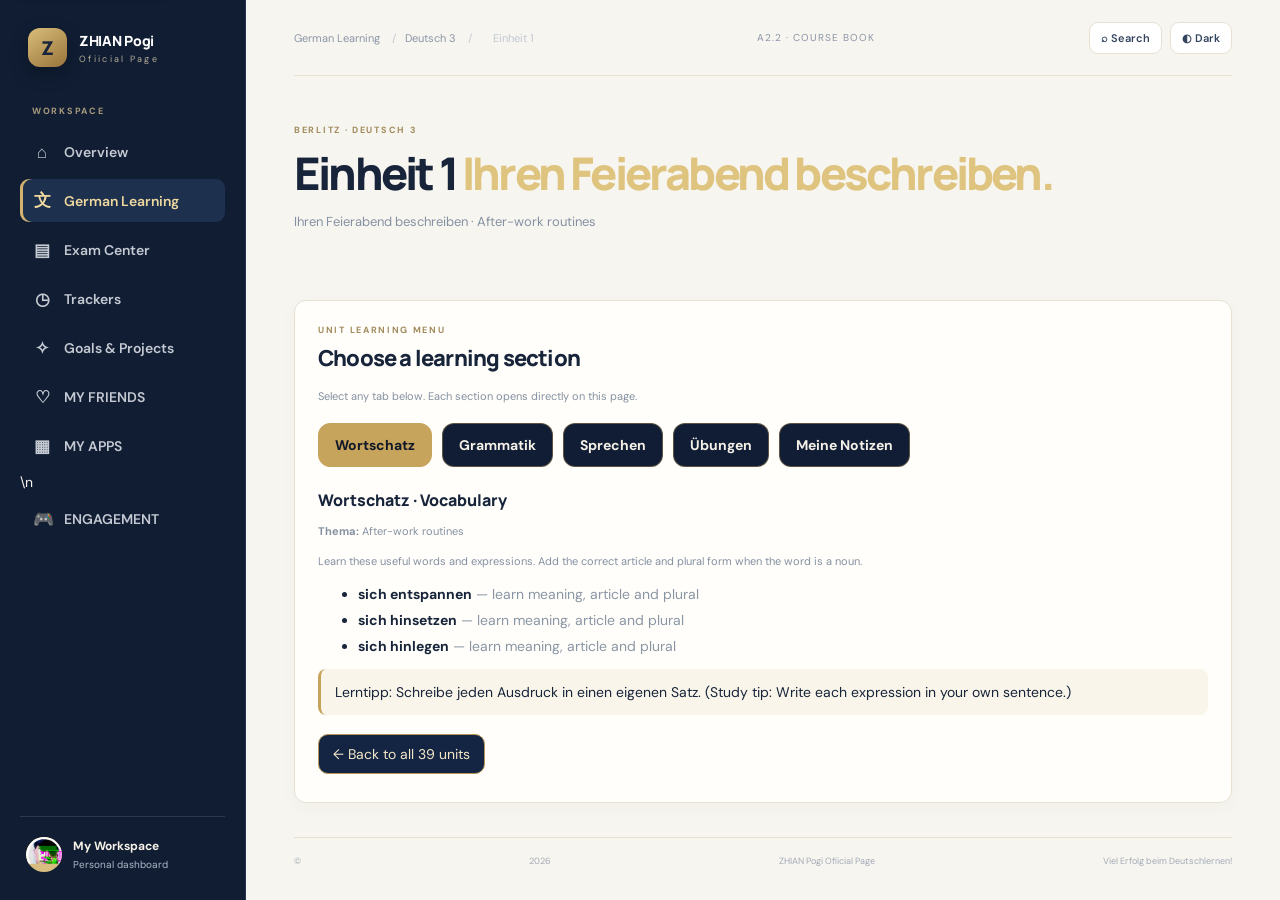
<file: unit.html>
<!doctype html>
<html lang="en"><head><meta charset="utf-8"><meta name="viewport" content="width=device-width,initial-scale=1"><title>Deutsch 3 Unit | ZHIAN Pogi Ofiicial Page</title><link rel="stylesheet" href="assets/style.css?v=8">
<style>
.unit-tabs{display:flex;flex-wrap:wrap;gap:10px;margin:18px 0 22px}
.unit-tab{border:1px solid rgba(184,148,82,.45);background:#101d35;color:#f4f0e7;border-radius:12px;padding:12px 16px;font:inherit;font-weight:700;cursor:pointer}
.unit-tab[aria-selected="true"]{background:#c7a45c;color:#101827;border-color:#c7a45c}
.unit-panel{display:none}.unit-panel.active{display:block}
.unit-panel h3{margin-top:18px}.unit-panel li{margin:8px 0}
.unit-action{display:inline-block;margin:5px 8px 5px 0;padding:10px 14px;border-radius:10px;background:#132542;color:#f5e8c9;text-decoration:none;border:1px solid #b99555}
.unit-note{padding:14px;border-left:3px solid #c7a45c;background:rgba(199,164,92,.10);border-radius:8px;margin:14px 0}
</style></head><body><div class="shell"><aside class="sidebar"><a class="brand" href="index.html"><span class="brand-mark">Z</span><span><b>ZHIAN Pogi</b><small>Ofiicial Page</small></span></a><div class="side-label">WORKSPACE</div><nav class="nav"><a href="index.html"><span>⌂</span> Overview</a><a class="active" href="german.html"><span>文</span> German Learning</a><a href="exams.html"><span>▤</span> Exam Center</a><a href="trackers.html"><span>◷</span> Trackers</a><a href="goals.html"><span>✧</span> Goals & Projects</a><a href="friends.html"><span>♡</span> MY FRIENDS</a><a href="apps.html"><span>▦</span> MY APPS</a>\n      <a href="games.html"><span>🎮</span> ENGAGEMENT</a></nav><div class="sidebar-bottom"><div class="avatar"><img src="assets/zhian-profile.svg" alt="Profile photo"></div><div><b>My Workspace</b><small>Personal dashboard</small></div></div></aside>
<main class="main"><header class="topbar"><div class="breadcrumb"><a href="german.html">German Learning</a> <span>/</span><a href="deutsch3.html">Deutsch 3</a> <span>/</span> <span id="crumb">Unit</span></div><div class="top-actions">A2.2 · COURSE BOOK</div></header>
<section class="page-hero"><div class="eyebrow dark">BERLITZ · DEUTSCH 3</div><h1 id="unit-title">Unit <em>Study Page.</em></h1><p id="unit-desc">Your unit workspace for vocabulary, grammar and practice.</p></section>
<section class="panel content-panel"><div class="eyebrow dark">UNIT LEARNING MENU</div><h2>Choose a learning section</h2><p>Select any tab below. Each section opens directly on this page.</p>
<div class="unit-tabs" role="tablist" aria-label="Unit learning sections">
<button class="unit-tab" type="button" role="tab" aria-selected="true" data-tab="wortschatz">Wortschatz</button>
<button class="unit-tab" type="button" role="tab" aria-selected="false" data-tab="grammatik">Grammatik</button>
<button class="unit-tab" type="button" role="tab" aria-selected="false" data-tab="sprechen">Sprechen</button>
<button class="unit-tab" type="button" role="tab" aria-selected="false" data-tab="uebungen">Übungen</button>
<button class="unit-tab" type="button" role="tab" aria-selected="false" data-tab="notizen">Meine Notizen</button>
</div>
<section class="unit-panel active" id="panel-wortschatz" role="tabpanel"><h3>Wortschatz · Vocabulary</h3><p>Build your word list for this unit. New vocabulary will be added with its article, plural form, English meaning and an example sentence.</p><ul><li><b>Noun:</b> include der / die / das and plural form.</li><li><b>Verb:</b> include the infinitive and an example conjugation.</li><li><b>Expression:</b> include a useful phrase and its English translation.</li></ul><div class="unit-note">Study method: read the German word aloud, cover the English meaning, and try to recall it.</div></section>
<section class="unit-panel" id="panel-grammatik" role="tabpanel"><h3>Grammatik · Grammar</h3><p>This section is for the grammar focus of the selected unit.</p><ul><li>Clear rule explanation in simple English.</li><li>German sentence patterns and word order.</li><li>Conjugation or case tables when relevant.</li><li>German examples followed by English translations.</li></ul><div class="unit-note">The exact grammar points will be filled in from the corresponding unit in your own Deutsch 3 book, so we do not guess or mislabel the lesson.</div></section>
<section class="unit-panel" id="panel-sprechen" role="tabpanel"><h3>Sprechen · Speaking</h3><p>Practice the unit's speaking goal with short, practical conversations.</p><ul><li>Useful questions and answers.</li><li>Role A / Role B dialogues.</li><li>Pronunciation and sentence-building prompts.</li></ul><div class="unit-note">English translations can be shown alongside the German examples to support your learning.</div></section>
<section class="unit-panel" id="panel-uebungen" role="tabpanel"><h3>Übungen · Exercises</h3><p>Practice with original questions based on the unit's learning objectives.</p><ul><li>Multiple-choice vocabulary questions.</li><li>Grammar and sentence-order exercises.</li><li>Reading comprehension and short writing prompts.</li><li>Answer key with explanations.</li></ul><div class="unit-note">Exercises will be newly written for this study center, not copied from the textbook.</div></section>
<section class="unit-panel" id="panel-notizen" role="tabpanel"><h3>Meine Notizen · My Notes</h3><p>Use this space to keep your personal reminders for the selected unit.</p><label for="unit-notes"><b>My study notes</b></label><textarea id="unit-notes" rows="7" placeholder="Write your German notes here..."></textarea><p><button class="unit-action" id="save-notes" type="button">Save my notes</button> <span id="save-status" aria-live="polite"></span></p></section>
<a class="unit-action" href="deutsch3.html">← Back to all 39 units</a>
</section><footer>© <span class="year"></span> ZHIAN Pogi Ofiicial Page <span>Viel Erfolg beim Deutschlernen!</span></footer></main></div>
<script>
const params=new URLSearchParams(location.search);let n=Number(params.get('unit'));if(!Number.isInteger(n)||n<1||n>39)n=1;
const topics={3:'Talking about yesterday’s activities',4:'Free time: today and in the past',5:'Talking about previous work',6:'Talking about your studies',29:'Talking about the weather',39:'Talking about typical snacks'};
document.getElementById('unit-title').innerHTML='Unit '+n+' <em>Study Page.</em>';document.getElementById('crumb').textContent='Unit '+n;document.getElementById('unit-desc').textContent=topics[n]||'Vocabulary, grammar and speaking practice';
document.querySelectorAll('.unit-tab').forEach(btn=>btn.addEventListener('click',()=>{document.querySelectorAll('.unit-tab').forEach(b=>b.setAttribute('aria-selected',String(b===btn)));document.querySelectorAll('.unit-panel').forEach(p=>p.classList.toggle('active',p.id==='panel-'+btn.dataset.tab));}));
const key='deutsch3-unit-'+n+'-notes';const notes=document.getElementById('unit-notes');try{notes.value=localStorage.getItem(key)||'';}catch(e){}
document.getElementById('save-notes').addEventListener('click',()=>{try{localStorage.setItem(key,notes.value);document.getElementById('save-status').textContent='Saved in this browser.';}catch(e){document.getElementById('save-status').textContent='Could not save notes in this browser.';}});
</script>
<script>

if(n===1){
 document.getElementById('unit-title').innerHTML='Einheit 1 <em>Ihren Feierabend beschreiben.</em>';
 document.getElementById('crumb').textContent='Einheit 1';
 document.getElementById('unit-desc').textContent='Ihren Feierabend beschreiben · Describing what you do after work';
 const vocab=`
 <div class="unit-note"><b>Lernziel · Learning goal</b><br>Am Ende dieser Einheit kannst du sagen, wann du Feierabend machst und wie du dich danach entspannst.<br><i>By the end of this unit, you can say when you finish work and how you relax afterwards.</i></div>
 <h3>Wortschatz und Ausdrücke · Vocabulary</h3>
 <table class="data-table"><thead><tr><th>Deutsch</th><th>English</th><th>Beispiel</th></tr></thead><tbody>
 <tr><td><b>der Feierabend</b> (Plural: die Feierabende)</td><td>time after work; end of the working day</td><td>Um sechs Uhr habe ich Feierabend. — I finish work at six.</td></tr>
 <tr><td><b>bequem</b></td><td>comfortable</td><td>Das Sofa ist bequem. — The sofa is comfortable.</td></tr>
 <tr><td><b>unbequem</b></td><td>uncomfortable</td><td>Der Stuhl ist unbequem. — The chair is uncomfortable.</td></tr>
 <tr><td><b>sich hinlegen</b></td><td>to lie down</td><td>Ich lege mich aufs Sofa. — I lie down on the sofa.</td></tr>
 <tr><td><b>sich setzen</b></td><td>to sit down</td><td>Ich setze mich auf den Stuhl. — I sit down on the chair.</td></tr>
 <tr><td><b>sich legen</b></td><td>to lie / put oneself down</td><td>Ich lege mich ins Bett. — I lie down in bed.</td></tr>
 <tr><td><b>sich hinsetzen</b></td><td>to sit down</td><td>Bitte setz dich! — Please sit down!</td></tr>
 <tr><td><b>sich entspannen</b></td><td>to relax</td><td>Ich entspanne mich bei Musik. — I relax while listening to music.</td></tr>
 </tbody></table>
 <h3>Was machst du gern nach Feierabend? · What do you like doing after work?</h3>
 <ul><li><b>lesen</b> — to read</li><li><b>kochen</b> — to cook</li><li><b>Fahrrad fahren</b> — to ride a bicycle</li><li><b>joggen</b> — to jog</li><li><b>fernsehen</b> — to watch television</li></ul>
 <div class="unit-note"><b>Nützliche Fragen</b><br>Wann machst du Feierabend? — What time do you finish work?<br>Was machst du nach Feierabend? — What do you do after work?<br>Wie entspannst du dich? — How do you relax?</div>`;
 const grammar=`
 <h3>Grammatik · Reflexive verbs</h3>
 <p>Some German verbs are used with a reflexive pronoun. The pronoun changes according to the subject.</p>
 <table class="data-table"><thead><tr><th>Person</th><th>Reflexivpronomen</th><th>Example</th></tr></thead><tbody>
 <tr><td>ich</td><td><b>mich</b></td><td>Ich entspanne <b>mich</b>. — I relax.</td></tr>
 <tr><td>du</td><td><b>dich</b></td><td>Du entspannst <b>dich</b>. — You relax.</td></tr>
 <tr><td>er/sie/es</td><td><b>sich</b></td><td>Er entspannt <b>sich</b>. — He relaxes.</td></tr>
 <tr><td>wir</td><td><b>uns</b></td><td>Wir entspannen <b>uns</b>. — We relax.</td></tr>
 <tr><td>ihr</td><td><b>euch</b></td><td>Ihr entspannt <b>euch</b>. — You (plural) relax.</td></tr>
 <tr><td>sie/Sie</td><td><b>sich</b></td><td>Sie entspannen <b>sich</b>. — They / you (formal) relax.</td></tr>
 </tbody></table>
 <h3>1. sich entspannen bei + Dativ</h3>
 <p>Use <b>bei</b> to say what activity or situation helps you relax. <b>Bei</b> takes the dative case.</p>
 <div class="unit-note">Ich entspanne <b>mich</b> <b>bei der Musik</b>. — I relax while listening to music.<br>Meine Eltern entspannen <b>sich</b> <b>beim Lesen</b>. — My parents relax while reading.<br>Mario entspannt <b>sich</b> <b>beim Kochen</b>. — Mario relaxes while cooking.</div>
 <h3>2. sich setzen / sich legen auf + Akkusativ</h3>
 <p>When describing movement <b>onto</b> a place, use <b>auf + Akkusativ</b>.</p>
 <div class="unit-note">Ich setze <b>mich</b> auf <b>den</b> Stuhl. — I sit down on the chair.<br>Ich lege <b>mich</b> auf <b>das</b> Sofa. — I lie down on the sofa.<br>Ich setze <b>mich</b> zum Lesen auf einen Stuhl. — I sit down on a chair to read.</div>
 <h3>3. zu + dem = zum</h3>
 <p><b>zu dem</b> is shortened to <b>zum</b>. It is often used to express purpose in phrases such as <i>zum Lesen</i> (for reading).</p>
 <div class="unit-note">Ich setze mich <b>zum Lesen</b> auf einen Stuhl. — I sit down on a chair to read.<br>Ich gehe <b>zum Arzt</b>. — I am going to the doctor.</div>
 <h3>Compare the meaning</h3>
 <table class="data-table"><thead><tr><th>German</th><th>English</th></tr></thead><tbody>
 <tr><td>Ich setze mich auf das Sofa.</td><td>I sit down on the sofa.</td></tr>
 <tr><td>Ich lege mich auf das Sofa.</td><td>I lie down on the sofa.</td></tr>
 <tr><td>Ich entspanne mich beim Lesen.</td><td>I relax while reading.</td></tr>
 </tbody></table>
 <p><b>Merke:</b> <i>sich setzen</i> = sit down; <i>sich legen / hinlegen</i> = lie down; <i>sich entspannen</i> = relax.</p>`;
 const sprechen=`
 <h3>Sprechen · Speaking practice</h3>
 <p><b>Dialog 1 – Nach der Arbeit</b> (After work)</p>
 <div class="unit-note"><b>A:</b> Wann machst du Feierabend? — What time do you finish work?<br><b>B:</b> Um fünf Uhr. — At five o'clock.<br><b>A:</b> Was machst du danach? — What do you do afterwards?<br><b>B:</b> Ich setze mich auf das Sofa und lese. — I sit on the sofa and read.<br><b>A:</b> Wie entspannst du dich? — How do you relax?<br><b>B:</b> Ich entspanne mich bei Musik. — I relax while listening to music.</div>
 <p><b>Dialog 2 – Freizeit</b> (Free time)</p>
 <div class="unit-note"><b>A:</b> Was machst du gern nach Feierabend? — What do you like doing after work?<br><b>B:</b> Ich koche gern oder fahre Fahrrad. — I like cooking or riding my bike.<br><b>A:</b> Legst du dich manchmal hin? — Do you sometimes lie down?<br><b>B:</b> Ja, manchmal lege ich mich aufs Sofa. — Yes, sometimes I lie down on the sofa.</div>
 <p><b>Deine Aufgabe:</b> Answer in German: Wann machst du Feierabend? Was machst du danach? Wie entspannst du dich?</p>`;
 const exercises=`
 <h3>Übungen · Practice</h3>
 <p><b>A. Wortschatz</b> – Match each word with its meaning.</p>
 <ol><li>bequem</li><li>unbequem</li><li>sich hinlegen</li><li>sich entspannen</li></ol>
 <p>Meanings: to relax · comfortable · to lie down · uncomfortable</p>
 <p><b>B. Ergänze das Reflexivpronomen</b> – Fill in the correct reflexive pronoun.</p>
 <ol><li>Ich entspanne ___ bei Musik.</li><li>Du setzt ___ auf den Stuhl.</li><li>Wir legen ___ auf das Sofa.</li><li>Er setzt ___ zum Lesen hin.</li></ol>
 <p><b>C. Wähle die richtige Präposition / den richtigen Fall</b></p>
 <ol><li>Ich entspanne mich (bei / auf) Musik.</li><li>Ich setze mich auf (der / den) Stuhl.</li><li>Meine Eltern entspannen sich (beim / zum) Lesen.</li></ol>
 <p><b>D. Übersetze ins Deutsche</b> – Translate into German.</p>
 <ol><li>I relax while listening to music.</li><li>I sit down on the sofa.</li><li>My parents relax while reading.</li></ol>
 <p><b>E. Schreiben</b> – Write 4–5 sentences about what you do after work or school. Use at least two reflexive verbs.</p>
 <details><summary><b>Lösungsschlüssel · Show answers</b></summary>
 <p><b>A:</b> 1 comfortable; 2 uncomfortable; 3 to lie down; 4 to relax.</p>
 <p><b>B:</b> 1 mich; 2 dich; 3 uns; 4 sich.</p>
 <p><b>C:</b> 1 bei; 2 den; 3 beim.</p>
 <p><b>D – Sample answers:</b><br>1. Ich entspanne mich bei Musik.<br>2. Ich setze mich auf das Sofa.<br>3. Meine Eltern entspannen sich beim Lesen.</p>
 <p><b>E:</b> Answers will vary. Check the reflexive pronouns and verb position.</p>
 </details>
 <div class="unit-note"><b>Einheit-1-Test · 10 points</b><br>Vocabulary: 2 points · Reflexive pronouns: 2 points · Prepositions and cases: 2 points · Translation: 2 points · Short speaking/writing response: 2 points. Try the exercises before opening the answer key.</div>`;
 document.getElementById('panel-wortschatz').innerHTML=vocab;
 document.getElementById('panel-grammatik').innerHTML=grammar;
 document.getElementById('panel-sprechen').innerHTML=sprechen;
 document.getElementById('panel-uebungen').innerHTML=exercises;
}

const unitLessons=[["Ihren Feierabend beschreiben","After-work routines","sich entspannen; sich hinsetzen; sich hinlegen","Reflexive verbs with bei + Dativ and auf + Akkusativ","Ich entspanne mich beim Lesen. — I relax while reading.","Was machst du nach der Arbeit? — Ich setze mich auf das Sofa."],["Ihre Wohngegend beschreiben","Describing your neighbourhood","die Gegend; die Wohngegend; der Nachbar; die Miete; der Stadtteil","in/an + Dativ; adjective endings after in/an","Ich wohne in einer ruhigen Gegend. — I live in a quiet neighbourhood.","Wie ist deine Wohngegend? — Sie ist ruhig und schön."],["Über Aktivitäten von gestern sprechen","Yesterday's activities","die Aktivität; der Termin; der Terminkalender; gestern; letzte Woche","Präteritum of sein/haben; Perfekt of sehen/sprechen","Gestern hatte ich einen Termin. — Yesterday I had an appointment.","Was hast du gestern gemacht? — Ich habe meine Freundin gesehen."],["Über Freizeit heute und früher sprechen","Free time: now and in the past","das Hobby; der Kurs; malen; zeichnen; tanzen; reiten","Perfekt with haben and sein; schon immer / noch nie","Früher habe ich Fußball gespielt. — I used to play football.","Hast du schon einmal getanzt? — Ja, ich habe schon immer gern getanzt."],["Sagen, wo Sie früher gearbeitet haben","Previous work experience","der Lebenslauf; die Berufserfahrung; programmieren; arbeiten als; vor","vor + Dativ for time; temporal clauses with als + Perfekt","Vor drei Jahren habe ich in Manila gearbeitet. — Three years ago I worked in Manila.","Wo hast du früher gearbeitet? — Ich habe bei einer kleinen Firma gearbeitet."],["Über Ihr Studium sprechen","Studies and qualifications","das Studium; studieren; die Universität; Jura; Medizin; Informatik; Ingenieurwesen","Temporal adverbs: zuerst, früher, danach, später","Zuerst habe ich Informatik studiert. — First, I studied computer science.","Was hast du studiert? — Ich habe Ingenieurwesen studiert."],["Über Stellenanzeigen sprechen","Job advertisements","die Anzeige; die Stelle; die Erfahrung; mindestens; der Bereich; suchen","More Perfekt forms; describing qualifications","Ich habe eine interessante Stelle gefunden. — I found an interesting position.","Welche Erfahrung haben Sie? — Ich habe drei Jahre Berufserfahrung."],["Ihre Routine am Morgen beschreiben","Morning routine","der Wecker; das Waschbecken; die Badewanne; aufstehen; sich beeilen","Reflexive verbs with accusative reflexive pronouns","Ich ziehe mich an und kämme mich. — I get dressed and comb my hair.","Wann stehst du auf? — Ich stehe um sieben Uhr auf."],["Sagen, was Sie jeden Tag tun","Daily activities","das Gesicht; der Zahn; die Hand; sich verspäten; sich treffen; abholen","Reflexive verbs with dative pronoun + accusative object","Ich putze mir die Zähne. — I brush my teeth.","Was machst du morgens? — Ich wasche mir das Gesicht."],["Wiederholung","Review: Units 1–9","Feierabend; Wohngegend; Vergangenheit; Freizeit; Beruf; Studium; Routine","Review of reflexive verbs, cases, Perfekt and Präteritum","Letzte Woche habe ich viel gearbeitet. — Last week I worked a lot.","Erzähle: Was hast du gestern gemacht? — Tell me what you did yesterday."],["Ihre Routine am Abend beschreiben","Evening routine","sich ausziehen; sich waschen; sich entspannen; zu Abend essen","Reflexive verbs in the Perfekt","Ich habe mich nach der Arbeit entspannt. — I relaxed after work.","Was hast du gestern Abend gemacht? — Ich habe ferngesehen."],["Über Lesestoff sprechen","Reading materials","das Buch; der Roman; die Zeitung; die Zeitschrift; lesen","Talking about preferences and reading habits","Ich lese gern Krimis. — I like reading crime stories.","Was liest du gern? — Ich lese gern Romane."],["Jemandem gratulieren","Congratulating someone","gratulieren; schenken; das Geschenk; der Geburtstag; die Feier","schenken + Dativ; gratulieren zu + Dativ; bei + Dativ","Ich gratuliere dir zum Geburtstag. — Happy birthday / I congratulate you on your birthday.","Was schenkst du deiner Mutter? — Ich schenke ihr ein Buch."],["Sich freuen und Danke sagen","Being happy and saying thank you","jemand; niemand; sich freuen; sich bedanken; die Überraschung","Indefinite pronouns jemand/niemand; sich freuen auf/über + Akkusativ","Ich freue mich auf das Konzert. — I am looking forward to the concert.","Freust du dich über das Geschenk? — Ja, vielen Dank!"],["Sich verabreden","Making plans with someone","sich verabreden; jemanden; niemanden; der Treffpunkt; die Uhrzeit","Indefinite pronouns in the accusative: jemanden/niemanden","Ich treffe heute jemanden. — I am meeting someone today.","Hast du am Samstag Zeit? — Ja, wir können uns verabreden."],["Sagen, wie Sie sich fühlen und wie krank Sie sind","How you feel and common illnesses","krank; gesund; die Schmerzen; der Kopf; der Bauch; sich fühlen","Describing symptoms and asking how someone feels","Ich habe Bauchschmerzen. — I have a stomachache.","Wie fühlst du dich? — Ich fühle mich nicht gut."],["Sagen, was gut für die Gesundheit ist","Giving health advice","die Gesundheit; schlafen; das Gemüse; das Obst; sich ausruhen","Modal verb sollte + infinitive for advice","Du solltest mehr Wasser trinken. — You should drink more water.","Was soll ich tun? — Du solltest dich ausruhen."],["Über tägliches Essen und Trinken sprechen","Daily food and drink","das Frühstück; das Mittagessen; das Abendessen; wollen; müssen; sollen","Modal verbs wollen/müssen/sollen; wollen, dass ...","Ich will heute mehr Gemüse essen. — I want to eat more vegetables today.","Was möchtest du trinken? — Ich möchte Wasser trinken."],["Sagen, wie Sie fit bleiben","Staying fit","schwimmen; trainieren; sich bewegen; spazieren gehen","Verbs for exercise and healthy routines","Ich gehe zweimal pro Woche schwimmen. — I go swimming twice a week.","Wie bleibst du fit? — Ich bewege mich jeden Tag."],["Wiederholung","Review: health and daily life","Körper; Gesundheit; Essen; Trinken; Bewegung; Tagesroutine","Review of modal verbs, reflexive verbs and advice","Du solltest regelmäßig schlafen. — You should sleep regularly.","Gib drei Gesundheitstipps auf Deutsch. — Give three health tips in German."],["Sagen, was man als Tourist macht","Tourist activities","das Museum; die Stadt; besuchen; wollen; müssen; die Führung","Modal verbs used as full verbs; infinitive position","Ich will heute ein Museum besuchen. — I want to visit a museum today.","Was kann man hier machen? — Man kann die Altstadt besuchen."],["Über Sehenswürdigkeiten sprechen","Talking about sights","die Sehenswürdigkeit; das Schloss; die Kirche; das Denkmal; besichtigen","Describing places and asking for information","Die Kirche ist sehr alt. — The church is very old.","Welche Sehenswürdigkeiten gibt es hier? — Es gibt ein Schloss."],["Sich in einer Stadt zurechtfinden","Finding your way around a city","wissen; kennen; die Kreuzung; geradeaus; links; rechts","wissen vs. kennen; wissen, dass/wo/wie/wer/wann/wohin","Ich kenne den Bahnhof. — I know the train station.","Weißt du, wo das Museum ist? — Ja, es ist dort."],["Empfehlen, was ein Tourist machen kann","Recommending tourist activities","empfehlen; der Park; das Restaurant; die Altstadt; unbedingt","Dative person + accusative thing with empfehlen","Ich empfehle dir das Stadtmuseum. — I recommend the city museum to you.","Was empfiehlst du? — Ich empfehle eine Stadtrundfahrt."],["Einen Termin vereinbaren, absagen oder verschieben","Making, cancelling and changing appointments","vereinbaren; absagen; verschieben; bestätigen; der Termin","Useful verb patterns and polite requests","Können wir einen Termin vereinbaren? — Can we arrange an appointment?","Passt dir Dienstag? — Ja, das passt mir."],["Eine Besprechung organisieren","Organising a meeting","besprechen; organisieren; vergessen; sich erinnern; planen; chatten","Verb patterns with sich erinnern an + Akkusativ","Ich erinnere mich an den Termin. — I remember the appointment.","Wann organisieren wir die Besprechung? — Am Donnerstag."],["Ein Geschäftsessen planen","Planning a business meal","das Geschäftsessen; der Kunde; das Restaurant; reservieren; einladen","Relative clauses: nominative and accusative","Das ist der Kollege, der heute mitkommt. — That is the colleague who is coming along today.","Wen laden wir ein? — Wir laden den Kunden ein."],["Sagen, wo Sie Urlaub verbringen und was Sie mitnehmen","Holiday plans and packing","der Urlaub; der Koffer; der Strand; einpacken; mitnehmen","Two-way prepositions an/in with dative and accusative; relative clauses in dative","Wir fahren an den Strand. — We are going to the beach.","Was nimmst du mit? — Ich nehme eine Jacke mit."],["Über das Wetter sprechen","Talking about the weather","das Wetter; die Temperatur; steigen; fallen; sonnig; bewölkt","Weather expressions; verbs steigen/fallen","Die Temperatur steigt heute. — The temperature is rising today.","Wie wird das Wetter morgen? — Es wird sonnig."],["Wiederholung","Review: tourism, appointments and weather","Tourismus; Stadt; Termine; Besprechungen; Urlaub; Wetter","Review of relative clauses, cases and prepositions","Das ist die Stadt, in der ich Urlaub mache. — This is the city where I am on holiday.","Beschreibe deine Urlaubspläne und das Wetter."],["Sagen, was Sie im Urlaub machen","Holiday activities","segeln; wandern; buchen; schwimmen; die Reise; die Unterkunft","Talking about plans and activities in the present/future context","Im Urlaub möchte ich wandern. — I would like to hike on holiday.","Was machst du im Urlaub? — Ich fahre ans Meer."],["Aufgaben beschreiben","Describing tasks","die Aufgabe; das Projekt; entscheiden; anfangen; erledigen","Indirect questions with wann/was/wo/wer/wie lange","Ich weiß, wann das Projekt anfängt. — I know when the project starts.","Wer entscheidet, wann wir anfangen? — Die Projektleiterin."],["Projekte und Zeitpläne besprechen","Discussing projects and schedules","der Zeitplan; der Termin; die Frist; planen; dauern; beginnen","Indirect questions and statements in project contexts","Wir besprechen, wie lange die Arbeit dauert. — We discuss how long the work takes.","Wann ist die Frist? — Am Freitag."],["Über Feedback und Mitarbeitermotivation sprechen","Feedback and motivation","das Feedback; motivieren; fertig machen; im Rückstand sein; schaffen; lösen","Useful verb phrases and expressing progress","Wir sind nicht im Rückstand. — We are not behind schedule.","Wie findest du das Ergebnis? — Ich finde es sehr gut."],["Eine Veranstaltung beschreiben","Describing an event","die Veranstaltung; das Konzert; singen; begeistert; die Bühne; das Publikum","Describing events and reactions","Das Konzert war fantastisch. — The concert was fantastic.","Wie war die Veranstaltung? — Das Publikum war begeistert."],["Sagen, was Sie vorhaben","Talking about intentions","vorhaben; der Film; interessant; am liebsten; planen","Relative clauses in accusative; superlative review","Das ist der Film, den ich sehen möchte. — That is the film I want to see.","Was hast du am Wochenende vor? — Ich möchte ins Kino gehen."],["Eine Sportveranstaltung beschreiben","Describing a sporting event","gewinnen; verlieren; das Spiel; die Mannschaft; das Tor","Talking about results and events in the past","Unsere Mannschaft hat gewonnen. — Our team won.","Wer hat das Spiel gewonnen? — Unsere Mannschaft."],["Karten vorbestellen und Tickets kaufen","Ordering tickets","die Karte; das Ticket; vorbestellen; kaufen; der Platz; die Reihe","Polite requests; hätte as a polite form","Ich hätte gern zwei Karten. — I would like two tickets.","Haben Sie noch Plätze frei? — Ja, zwei Plätze."],["Über typische Imbisse sprechen","Typical snacks and quick meals","der Imbiss; die Bratwurst; die Brezel; der Senf; die Pommes; das Sandwich","nicht nur ..., sondern auch ...","Ich esse nicht nur einen Salat, sondern auch eine Suppe. — I eat not only a salad but also a soup.","Was isst man gern am Imbissstand? — Eine Brezel oder Bratwurst."]];
const lesson=unitLessons[n-1];
if(lesson){
 const [goal,theme,words,grammar,example,dialogue]=lesson;
 document.getElementById('unit-desc').textContent=goal+' · '+theme;
 const vocab=words.split(';').map(w=>w.trim());
 const panels={
 wortschatz:`<h3>Wortschatz · Vocabulary</h3><p><b>Thema:</b> ${theme}</p><p>Learn these useful words and expressions. Add the correct article and plural form when the word is a noun.</p><ul>${vocab.map(w=>'<li><b>'+w+'</b> <span class="muted">— learn meaning, article and plural</span></li>').join('')}</ul><div class="unit-note">Lerntipp: Schreibe jeden Ausdruck in einen eigenen Satz. (Study tip: Write each expression in your own sentence.)</div>`,
 grammatik:`<h3>Grammatik · Grammar</h3><p><b>Schwerpunkt:</b> ${grammar}</p><p>This is the main grammar focus identified for this unit in the Student Guide contents. Study the pattern, then make your own examples.</p><div class="unit-note"><b>Beispiel:</b><br>${example}</div><p><b>Satzbau:</b> In a main clause, the conjugated verb normally takes position 2. In a subordinate clause introduced by words such as <i>weil, dass, wann</i>, the conjugated verb moves to the end.</p><p><b>Merke:</b> Learn each grammar pattern together with a complete German sentence, not as an isolated rule.</p>`,
 sprechen:`<h3>Sprechen · Speaking</h3><p><b>Sprechziel:</b> ${goal}</p><div class="unit-note"><b>Dialog – Beispiel</b><br>A: ${dialogue.split(' — ')[0]}<br>B: ${dialogue.split(' — ')[1]||example}</div><p><b>Übe laut:</b></p><ol><li>Read the German sentence slowly.</li><li>Replace one noun, verb or time expression.</li><li>Answer the question without looking at the example.</li></ol><p><b>Deine Aufgabe:</b> Speak for 30–45 seconds about “${theme}”.</p>`,
 uebungen:`<h3>Übungen · Practice and unit test</h3><p>Answer the questions first. Check the answer key only after you finish.</p><ol><li><b>Wortschatz:</b> Which expression belongs to the topic “${theme}”?</li><li><b>Grammatik:</b> Explain this focus in your own words: ${grammar}.</li><li><b>Satzbau:</b> Write one correct German sentence using: <i>${vocab[0]}</i>.</li><li><b>Übersetzung:</b> Translate into German: “${example.split(' — ')[1]||'I am learning German.'}”</li><li><b>Sprechen:</b> Answer this question aloud: ${dialogue.split(' — ')[0]}</li></ol><details><summary><b>Show sample answers / Lösungsschlüssel</b></summary><ol><li>${vocab.slice(0,3).join(', ')} are unit vocabulary.</li><li>${grammar}.</li><li>Example: ${example}</li><li>Use the example above as a model; check verb position and endings.</li><li>${dialogue}</li></ol><p>Writing and speaking answers may vary. Check grammar, word order and whether your answer matches the question.</p></details><div class="unit-note"><b>Unit test score:</b> 10 points — vocabulary 2, grammar 2, sentence construction 2, translation 2, speaking 2. Give yourself one point for each correct item in each section.</div>`
 };
 for(const [key,content] of Object.entries(panels)){const el=document.getElementById('panel-'+key);if(el)el.innerHTML=content;}
 document.querySelector('#panel-notizen').insertAdjacentHTML('afterbegin','<div class="unit-note">Notiere neue Wörter, Fragen und Sätze aus dieser Einheit. / Write down new words, questions and sentences from this unit.</div>');
}
</script>
<script src="assets/app.js?v=4"></script></body></html>
</file>
<file: assets/style.css>
@import url('https://fonts.googleapis.com/css2?family=DM+Sans:wght@400;500;600;700&family=Manrope:wght@400;500;600;700;800&display=swap');
:root{--ink:#17243a;--muted:#788397;--line:#e8edf3;--navy:#14233b;--blue:#6f8fe8;--bg:#f6f8fb}*{box-sizing:border-box}body{margin:0;background:var(--bg);color:var(--ink);font-family:'DM Sans',sans-serif;font-size:14px}.shell{min-height:100vh}.sidebar{position:fixed;inset:0 auto 0 0;width:246px;background:#fff;border-right:1px solid var(--line);padding:28px 20px;display:flex;flex-direction:column;z-index:5}.brand{display:flex;align-items:center;gap:12px;text-decoration:none;color:var(--ink);padding:0 8px 38px}.brand-mark{width:39px;height:39px;border-radius:12px;background:linear-gradient(145deg,#263c60,#7792d8);display:grid;place-items:center;color:white;font:800 19px Manrope;box-shadow:0 7px 16px #526b9c35}.brand b{display:block;font:800 14px Manrope;letter-spacing:-.3px}.brand small{display:block;font-size:9px;letter-spacing:2.3px;color:#8994a6;margin-top:3px}.side-label,.eyebrow,.card-kicker{font-size:9px;letter-spacing:1.7px;font-weight:700;color:#9aa5b5}.side-label{padding:0 12px 13px}.nav{display:grid;gap:6px}.nav a{height:43px;display:flex;align-items:center;gap:13px;padding:0 13px;text-decoration:none;color:#738096;border-radius:9px;font-weight:600;transition:.2s}.nav a span{width:18px;text-align:center;font-size:17px}.nav a:hover,.nav a.active{background:#f0f3fa;color:#304d80}.nav a.active{box-shadow:inset 3px 0 #718bd0}.sidebar-bottom{margin-top:auto;border-top:1px solid var(--line);padding:20px 6px 0;display:flex;align-items:center;gap:11px}.avatar{width:35px;height:35px;border-radius:50%;background:#e8edf8;color:#526b9c;display:grid;place-items:center;font-size:11px;font-weight:700}.sidebar-bottom b{display:block;font-size:12px}.sidebar-bottom small{font-size:10px;color:#96a0af}.main{margin-left:246px;padding:0 48px 28px;max-width:1600px}.topbar{height:76px;display:flex;align-items:center;justify-content:space-between;border-bottom:1px solid var(--line);font-size:11px;color:#8a95a6}.breadcrumb span{padding:0 9px;color:#c1c8d2}.breadcrumb a{color:inherit;text-decoration:none}.top-actions{font-size:10px;letter-spacing:1px;display:flex;align-items:center;gap:8px}.live-dot{width:7px;height:7px;border-radius:50%;background:#72b99c}.hero{margin:31px 0 49px;min-height:330px;border-radius:17px;background:linear-gradient(112deg,#14233b 0%,#243c61 64%,#415b86 100%);color:white;overflow:hidden;position:relative;padding:53px 55px;display:flex;align-items:center}.hero-copy{position:relative;z-index:2;max-width:480px}.hero .eyebrow{color:#a9bbdc}.hero h1,.page-hero h1{font:800 clamp(38px,5vw,58px)/1.08 Manrope;letter-spacing:-2.8px;margin:16px 0}.hero h1 em,.page-hero h1 em{font-style:normal;color:#a9bce9}.hero p{color:#c3cde0;line-height:1.8;max-width:390px;font-size:13px}.hero-actions{display:flex;align-items:center;gap:23px;margin-top:26px}.btn{border:0;border-radius:8px;padding:12px 17px;font:700 11px 'DM Sans';cursor:pointer;text-decoration:none;display:inline-flex;align-items:center;gap:16px;transition:.2s}.btn:hover{transform:translateY(-1px)}.btn-light{background:white;color:#203654}.btn-dark{background:#1d3150;color:white}.text-link{font-size:11px;color:#d5deee;text-decoration:none}.hero-art{position:absolute;right:8%;top:0;width:40%;height:100%;display:grid;place-items:center}.orb{position:absolute;border-radius:50%;filter:blur(1px)}.orb-one{width:280px;height:280px;background:linear-gradient(135deg,#8ea5dc55,#8ea5dc08);right:10%;top:22px}.orb-two{width:190px;height:190px;border:1px solid #ffffff20;right:23%;top:68px}.glass-card{width:220px;padding:19px;border:1px solid #ffffff35;background:#ffffff12;backdrop-filter:blur(12px);border-radius:13px;position:relative;z-index:1;box-shadow:0 18px 60px #0b142b55;transform:rotate(4deg)}.mini-top,.mini-bottom{display:flex;justify-content:space-between;align-items:center;font-size:8px;letter-spacing:1.3px;color:#cbd5e8}.mini-icon{font-size:16px}.big-number{font:800 43px Manrope;margin:18px 0 10px}.big-number span{font-size:15px;color:#9aabc9}.progress-track{height:4px;background:#ffffff30;border-radius:8px;overflow:hidden}.progress-track i{display:block;height:100%;background:#c1d0f2;border-radius:8px}.glass-card>small{display:block;color:#b6c4dd;font-size:9px;margin-top:9px}.mini-line{height:1px;background:#ffffff24;margin:17px 0 12px}.mini-bottom b{color:white;letter-spacing:0}.float-chip{position:absolute;bottom:46px;right:3%;padding:10px 14px;border-radius:9px;background:#ffffffeb;color:#354a6d;font-size:10px;font-weight:700;box-shadow:0 8px 20px #11182720}.section-head{display:flex;justify-content:space-between;align-items:end;margin:0 0 19px}.eyebrow.dark{color:#94a0b1}.section-head h2,.content-panel h2{font:800 22px Manrope;letter-spacing:-.8px;margin:7px 0 4px}.section-head p{color:#8792a3;font-size:12px;margin:0}.section-note{font-size:9px;letter-spacing:1.4px;color:#a0a9b7;padding-bottom:4px}.card-grid{display:grid;grid-template-columns:repeat(4,1fr);gap:14px}.feature-card,.topic-card{background:white;border:1px solid var(--line);border-radius:12px;padding:19px;text-decoration:none;color:inherit;transition:.2s;min-width:0}.feature-card:hover{transform:translateY(-3px);box-shadow:0 12px 30px #263a5c10;border-color:#d8e0ee}.feature-icon{width:38px;height:38px;border-radius:11px;display:grid;place-items:center;font-weight:700;font-size:17px;margin-bottom:20px}.lavender{background:#f0edfc;color:#8174c8}.blue{background:#eaf1fc;color:#6486c5}.peach{background:#fff0e7;color:#d48b61}.mint{background:#e8f5f0;color:#64a58d}.card-kicker{font-size:8px}.feature-card h3,.topic-card h3,.step-card h3{font:800 14px Manrope;margin:7px 0}.feature-card p,.topic-card p,.step-card p{font-size:11px;line-height:1.65;color:#8792a3;min-height:37px;margin:0}.card-foot{border-top:1px solid #eff2f6;margin-top:17px;padding-top:12px;font-size:9px;color:#71809a;display:flex;justify-content:space-between}.card-foot b{font-size:14px;color:#506b9a}.bottom-grid{display:grid;grid-template-columns:1.2fr .8fr;gap:14px;margin-top:17px}.panel,.quote-panel{background:white;border:1px solid var(--line);border-radius:12px;padding:23px}.panel-head{display:flex;justify-content:space-between;align-items:center}.panel h3{font:800 16px Manrope;margin:7px 0}.panel p{font-size:11px;color:#8490a1;line-height:1.7}.spark{font-size:23px;color:#a2b3d6}.inline-link{font-size:10px;font-weight:700;color:#5873a3;text-decoration:none}.quote-panel{background:#edf1f8;border:0;position:relative;overflow:hidden}.quote-mark{font:700 50px Georgia;color:#9eafd0;height:39px}.quote-panel blockquote{font:700 18px/1.45 Manrope;color:#344967;margin:7px 0 20px}.quote-panel>span{font-size:8px;letter-spacing:1.6px;color:#8a98ae}.main footer{border-top:1px solid var(--line);margin-top:34px;padding-top:17px;display:flex;justify-content:space-between;color:#a1aab7;font-size:9px}.page-hero{padding:48px 0 28px}.page-hero h1{font-size:45px;color:#17243a;margin:13px 0}.page-hero h1 em{color:#718ac3}.page-hero p{color:#8591a2;font-size:13px;line-height:1.7}.stats-row{display:grid;grid-template-columns:repeat(3,1fr);gap:13px;margin:8px 0 38px}.stat-card{background:white;border:1px solid var(--line);border-radius:11px;padding:18px}.stat-card small{display:block;font-size:8px;letter-spacing:1.3px;color:#9aa5b5}.stat-card strong{display:block;font:800 17px Manrope;margin:10px 0 4px}.stat-card span{font-size:10px;color:#8c97a7}.topic-grid{display:grid;grid-template-columns:repeat(4,1fr);gap:13px}.topic-card{padding:18px}.topic-card .feature-icon{margin-bottom:15px}.tag{display:inline-block;background:#f0f3f8;color:#71809a;padding:6px 9px;border-radius:5px;font-size:9px;margin-top:14px}.content-panel{margin-top:26px}.content-panel h2{margin-bottom:14px}.vocab-list{display:grid;grid-template-columns:1fr 1fr;gap:0 22px}.vocab-list div{display:flex;justify-content:space-between;gap:10px;padding:13px 0;border-bottom:1px solid #eef1f5;font-size:11px}.vocab-list span{color:#8792a3}.callout{margin-top:18px;background:#f3f6fb;border-left:3px solid #8da2ce;padding:12px 14px;color:#687a99;font-size:10px}.checklist{display:grid;gap:13px;margin:20px 0}.checklist label{display:flex;align-items:center;gap:11px;font-size:12px;color:#536178}.checklist input{accent-color:#6d85ba;width:15px;height:15px}.add-row{display:flex;gap:8px;margin-top:18px}.add-row input{flex:1;min-width:0;border:1px solid #e4e9f0;border-radius:8px;padding:11px 12px;font:11px 'DM Sans';outline:none}.add-row input:focus{border-color:#8da2ce}.muted{color:#8b96a5}.small{font-size:10px}.steps-grid{display:grid;grid-template-columns:repeat(3,1fr);gap:13px}.step-card{background:white;border:1px solid var(--line);border-radius:11px;padding:20px}.step-card>b{font:800 20px Manrope;color:#a6b5d2}.step-card p{min-height:0}.tracker-grid{display:grid;grid-template-columns:1fr 1fr;gap:14px}.countdown-card{background:linear-gradient(135deg,#172944,#405b83);border-radius:13px;padding:27px;color:white;min-height:270px}.countdown-card .eyebrow{color:#b8c7e1}.countdown-card h2,.tracker-side h2{font:800 20px Manrope;margin:12px 0 5px}.countdown-card p,.tracker-side p{font-size:11px;color:#c1cde0;line-height:1.6}.countdown-number{font:800 65px Manrope;letter-spacing:-3px;margin:18px 0 0}.countdown-label{font-size:8px;letter-spacing:1.7px;color:#c5d2e8}.countdown-date{font-size:10px;color:#d5deed;margin-top:15px}.tracker-side{background:white;border:1px solid var(--line);border-radius:13px;padding:24px}.tracker-side .feature-icon{margin-bottom:13px}.tracker-side p{color:#8792a3}.station-list{list-style:none;padding:0;margin:12px 0 0}.station-list li{font-size:11px;border-top:1px solid #edf0f4;padding:10px 0;display:flex;justify-content:space-between;color:#58677e}.station-list button{border:0;background:none;color:#b0bac8;cursor:pointer}.goal-list{display:grid;gap:9px}.goal-item{display:flex;align-items:center;gap:11px;padding:11px 12px;border:1px solid #edf0f4;border-radius:8px;font-size:11px}.goal-item input{accent-color:#7189bd}.goal-item.done span{text-decoration:line-through;color:#a4adba}.goal-item button{margin-left:auto;border:0;background:none;color:#aab3c0;cursor:pointer}.empty{font-size:11px;color:#9aa4b2;padding:10px 0}@media(max-width:1100px){.main{padding:0 28px 25px}.card-grid,.topic-grid{grid-template-columns:repeat(2,1fr)}.hero-art{right:2%}}@media(max-width:760px){.sidebar{position:relative;width:auto;height:auto;padding:13px 16px;border-right:0;border-bottom:1px solid var(--line)}.brand{padding:0 3px 12px}.side-label,.sidebar-bottom{display:none}.nav{display:flex;overflow:auto;gap:4px}.nav a{height:36px;white-space:nowrap;padding:0 10px;font-size:10px}.nav a span{font-size:13px}.main{margin:0;padding:0 17px 24px}.topbar{height:54px}.hero{padding:32px 25px;min-height:300px;margin:20px 0 35px}.hero-art{opacity:.27;right:-16%;width:60%}.hero-copy{max-width:100%}.hero h1{font-size:43px}.card-grid,.topic-grid,.bottom-grid,.tracker-grid,.stats-row,.steps-grid{grid-template-columns:1fr 1fr}.page-hero{padding:35px 0 20px}.page-hero h1{font-size:37px}.vocab-list{grid-template-columns:1fr}.tracker-grid{grid-template-columns:1fr}.main footer{gap:10px}.float-chip{display:none}}@media(max-width:450px){.card-grid,.topic-grid,.stats-row,.steps-grid{grid-template-columns:1fr}.hero-actions{gap:12px;flex-wrap:wrap}.top-actions{font-size:8px}.section-head h2{font-size:20px}.feature-card p{min-height:0}}


/* Premium navy & gold theme */
:root{--ink:#17243a;--muted:#7d8798;--line:#e8e1d2;--navy:#101d33;--blue:#c5a45e;--bg:#f7f5ef}
body{background:#f7f5ef;color:#17243a}
.sidebar{background:#101d33;border-right:1px solid #263650;color:#f7f2e8}
.brand{color:#fff}
.brand-mark{background:linear-gradient(145deg,#d9bd7a,#98743a);color:#17243a;box-shadow:0 7px 18px #0004}
.brand small{color:#b7ad99}
.side-label{color:#a99b7c}
.nav a{color:#c4c9d2}
.nav a:hover,.nav a.active{background:#1d304d;color:#f0d99f}
.nav a.active{box-shadow:inset 3px 0 #d3b36e}
.sidebar-bottom{border-top-color:#293952}
.avatar{background:#d7bd80;color:#17243a}
.sidebar-bottom b{color:#f7f2e8}
.sidebar-bottom small{color:#aeb8c7}
.topbar{border-bottom-color:#e8e1d2}
.live-dot{background:#c3a15c}
.hero{background:radial-gradient(circle at 82% 25%,#344866 0,#1b2d48 34%,#101d33 75%);border:1px solid #293a54;box-shadow:0 18px 42px #17243a18}
.hero .eyebrow,.page-hero .eyebrow{color:#d5bd83}
.hero h1 em,.page-hero h1 em{color:#dfc47f}
.btn-light{background:linear-gradient(135deg,#f0dfb2,#c5a45e);color:#18263c}
.text-link{color:#e6d9b8}
.glass-card{border-color:#d8c18b55;background:#ffffff12}
.progress-track i{background:#e0c47e}
.float-chip{color:#263650;background:#f4e6c1}
.eyebrow.dark{color:#a18b5c}
.section-note,.card-kicker{color:#a18b5c}
.feature-card,.topic-card,.panel,.stat-card,.step-card,.tracker-side{border-color:#e8e1d2;box-shadow:0 5px 18px #342a1607}
.feature-card:hover{border-color:#cdb77e;box-shadow:0 14px 32px #342a1612}
.feature-icon.lavender,.feature-icon.blue,.feature-icon.peach,.feature-icon.mint{background:#f4eedf;color:#92733b}
.card-foot b,.inline-link{color:#9a783c}
.spark,.quote-mark{color:#c3a15c}
.quote-panel{background:linear-gradient(135deg,#eee7d7,#f6f2e8)}
.quote-panel blockquote{color:#263650}
.quote-panel>span{color:#927c53}
.panel,.feature-card,.topic-card,.stat-card,.step-card,.tracker-side{background:#fffefa}
.countdown-card{background:linear-gradient(135deg,#101d33,#263d5c);border:1px solid #b99a5c}
.countdown-card .eyebrow{color:#e0c47f}
.btn-dark{background:#172944;color:#f2dfb1}
.callout{background:#f4efdf;border-left-color:#c3a15c;color:#746341}
.tag{background:#f3eedf;color:#8a7040}
.checklist input,.goal-item input{accent-color:#b28e49}
.add-row input:focus{border-color:#c3a15c}
@media(max-width:760px){.sidebar{background:#101d33;border-bottom-color:#293952}.nav{scrollbar-color:#7b6947 #101d33}}

/* MY FRIENDS directory */
.friends-toolbar{display:flex;gap:10px;align-items:center;justify-content:space-between;margin:8px 0 18px;flex-wrap:wrap}
.friends-search{flex:1;min-width:190px;border:1px solid #e8e1d2;background:#fffefa;border-radius:9px;padding:12px 14px;font:12px 'DM Sans';color:#17243a}
.friends-grid{display:grid;grid-template-columns:repeat(3,minmax(0,1fr));gap:14px}
.friend-card{background:#fffefa;border:1px solid #e8e1d2;border-radius:13px;padding:19px;display:flex;flex-direction:column;align-items:flex-start;min-width:0}
.friend-avatar{width:58px;height:58px;border-radius:50%;background:#f2ead8;border:2px solid #d8c18b;display:grid;place-items:center;overflow:hidden;color:#94743b;font:800 18px Manrope;margin-bottom:14px}
.friend-avatar img{width:100%;height:100%;object-fit:cover}
.friend-name{font:800 14px Manrope;color:#17243a;overflow-wrap:anywhere}
.friend-meta{font-size:10px;color:#8b96a5;margin:5px 0 14px}
.friend-actions{display:flex;gap:8px;margin-top:auto;width:100%;flex-wrap:wrap}
.friend-actions a,.friend-actions button{border:0;border-radius:7px;padding:9px 11px;font:700 10px 'DM Sans';text-decoration:none;cursor:pointer}
.friend-open{background:#172944;color:#f2dfb1}
.friend-remove{background:#f3eedf;color:#92733b}
.friend-empty{border:1px dashed #d9cba9;background:#fffdf7;border-radius:12px;padding:25px;color:#7e8795;font-size:12px;line-height:1.7;grid-column:1/-1}
.friend-form{display:grid;grid-template-columns:1fr 1fr;gap:10px;margin-top:15px}
.friend-form input{width:100%;border:1px solid #e8e1d2;background:#fffefa;border-radius:8px;padding:11px 12px;font:11px 'DM Sans';min-width:0}
.friend-form .wide{grid-column:1/-1}
.friend-note{font-size:10px;line-height:1.7;color:#8b96a5}
@media(max-width:1000px){.friends-grid{grid-template-columns:repeat(2,minmax(0,1fr))}}
@media(max-width:600px){.friends-grid,.friend-form{grid-template-columns:1fr}.friend-form .wide{grid-column:auto}}

/* Messenger-inspired MY FRIENDS layout */
.friends-main{min-height:100vh}.messenger-wrap{height:min(690px,calc(100vh - 145px));min-height:480px;margin:24px 0 20px;background:#fffefa;border:1px solid #e7e0d1;border-radius:13px;overflow:hidden;display:grid;grid-template-columns:310px minmax(0,1fr);box-shadow:0 10px 35px #17243a0a}
.messenger-list{border-right:1px solid #e9e4da;display:flex;flex-direction:column;min-height:0}.messenger-list-head{padding:23px 21px 16px;display:flex;justify-content:space-between;align-items:center}.messenger-list-head h1{font:800 25px Manrope;letter-spacing:-1px;margin:6px 0 0;color:#17243a}.new-chat-icon{width:34px;height:34px;border-radius:50%;display:grid;place-items:center;background:#f2ead8;color:#8b6d36;text-decoration:none;font-size:22px}
.messenger-list .friends-search{margin:0 16px 14px;width:calc(100% - 32px);background:#f4f2ed;border:0;border-radius:20px;padding:11px 15px}.friends-list-title{font-size:9px;letter-spacing:1.5px;color:#9a8a68;font-weight:700;padding:0 20px 9px}.messenger-friends{overflow:auto;padding:0 8px 12px}
.messenger-friend{display:flex;align-items:center;gap:11px;width:100%;padding:11px 10px;border:0;background:transparent;text-align:left;border-radius:9px;cursor:pointer;color:#17243a}.messenger-friend:hover,.messenger-friend.selected{background:#f3efe5}.messenger-friend .friend-avatar{width:45px;height:45px;flex:0 0 45px;margin:0;border:0;background:#eee5d2;font-size:14px}.messenger-friend-copy{min-width:0;flex:1}.messenger-friend-copy strong{display:block;font:700 12px 'DM Sans';white-space:nowrap;overflow:hidden;text-overflow:ellipsis}.messenger-friend-copy small{display:block;color:#9299a4;font-size:10px;margin-top:4px}.messenger-friend .friend-open-mini{font-size:9px;color:#92733b;text-decoration:none;padding:6px}
.messenger-chat{position:relative;min-width:0;min-height:0;background:#fffefa}.chat-empty-state{height:100%;display:flex;align-items:center;justify-content:center;flex-direction:column;text-align:center;padding:30px}.empty-chat-icon,.chat-intro-icon{width:70px;height:70px;border-radius:50%;background:#f2ead8;color:#a18348;display:grid;place-items:center;font-size:30px;margin-bottom:17px}.chat-empty-state h2{font:800 20px Manrope;margin:0 0 8px}.chat-empty-state p{max-width:310px;color:#8b96a5;font-size:11px;line-height:1.7}.chat-active{height:100%;display:flex;flex-direction:column}.chat-active[hidden]{display:none}
.chat-header{height:76px;border-bottom:1px solid #eee9df;padding:12px 20px;display:flex;align-items:center;justify-content:space-between;gap:12px}.chat-person{display:flex;align-items:center;gap:11px;min-width:0}.chat-person .friend-avatar{width:43px;height:43px;margin:0;flex:0 0 43px}.chat-person strong{display:block;font:700 12px 'DM Sans';color:#17243a}.chat-person small{display:block;font-size:10px;color:#8d97a5;margin-top:4px}.chat-zoom-link{font-size:10px;font-weight:700;color:#8b6d36;text-decoration:none;white-space:nowrap;background:#f4eedf;padding:10px 12px;border-radius:7px}
.chat-history{flex:1;display:flex;flex-direction:column;align-items:center;justify-content:center;text-align:center;padding:25px}.chat-intro-icon{width:58px;height:58px;font-size:24px;margin-bottom:12px}.chat-history h3{font:800 16px Manrope;margin:0 0 7px}.chat-history p{font-size:11px;color:#8b96a5;line-height:1.65;margin:4px 0;max-width:300px}.chat-history .chat-hint{margin:12px 0 17px;color:#927b50}.chat-composer{margin:0 18px 17px;padding:10px 13px;border:1px solid #e9e4da;border-radius:24px;display:flex;align-items:center;justify-content:space-between;gap:12px;background:#f8f6f0}.chat-composer span{font-size:10px;color:#969da8}.chat-composer button{width:30px;height:30px;border:0;border-radius:50%;background:#d9c18b;color:#fff;opacity:.55}.add-contact-panel{margin-top:18px}
@media(max-width:900px){.messenger-wrap{grid-template-columns:260px minmax(0,1fr)}}@media(max-width:650px){.messenger-wrap{height:auto;min-height:620px;grid-template-columns:1fr;grid-template-rows:300px 320px}.messenger-list{border-right:0;border-bottom:1px solid #e9e4da}.messenger-friends{max-height:190px}.messenger-chat{min-height:320px}.chat-empty-state{min-height:320px}.chat-header{height:66px;padding:10px 13px}.chat-composer{margin:0 10px 12px}}


/* MY APPS launcher */
.app-launch-grid{display:grid;grid-template-columns:repeat(4,minmax(0,1fr));gap:14px}
.app-launch-card{min-height:145px;background:#fff;border:1px solid var(--line);border-radius:13px;padding:20px 17px;display:flex;flex-direction:column;align-items:flex-start;gap:8px;text-decoration:none;color:var(--ink);transition:.2s}
.app-launch-card:hover{transform:translateY(-3px);box-shadow:0 12px 30px #263a5c12;border-color:#d9c99f}
.app-launch-card strong{font:800 13px Manrope}
.app-launch-card small{font-size:10px;color:#8993a2}
.app-launch-icon{width:42px;height:42px;border-radius:12px;display:grid;place-items:center;color:white;font:800 22px Manrope;margin-bottom:7px}
.app-launch-icon.facebook{background:#1877f2}.app-launch-icon.zoom{background:#2d8cff}.app-launch-icon.gmail{background:#d94b3d}.app-launch-icon.calendar{background:#39875a;font-size:16px}.app-launch-icon.youtube{background:#e62117}.app-launch-icon.spotify{background:#168b50}.app-launch-icon.google{background:#4285f4}.app-launch-icon.canva{background:#287caa}
.app-custom-panel{background:#fff;border:1px solid var(--line);border-radius:13px;padding:22px}
.app-add-row input{min-width:0}
.app-add-row button{white-space:nowrap}
.app-custom-list{display:grid;gap:8px;margin-top:14px}
.app-custom-row{display:flex;align-items:center;justify-content:space-between;gap:12px;padding:11px 13px;border:1px solid #edf0f4;border-radius:8px;font-size:11px}
.app-custom-row a{color:#526d9f;text-decoration:none;font-weight:700;overflow-wrap:anywhere}
.app-custom-row button{border:0;background:transparent;color:#9a6c5e;font-size:10px;cursor:pointer}
@media(max-width:1100px){.app-launch-grid{grid-template-columns:repeat(3,minmax(0,1fr))}}
@media(max-width:760px){.app-launch-grid{grid-template-columns:repeat(2,minmax(0,1fr))}.app-add-row{flex-wrap:wrap}.app-add-row input{flex:1 1 100%}.app-add-row button{width:100%;justify-content:center}}


/* In-portal app viewer */
.app-launch-card{width:100%;text-align:left;font-family:inherit;cursor:pointer}
.app-launch-card:focus-visible,.app-tool-button:focus-visible{outline:3px solid #c5a45e;outline-offset:3px}
.app-viewer{background:#fff;border:1px solid var(--line);border-radius:13px;overflow:hidden;margin:4px 0 25px;box-shadow:0 10px 28px #17243a0b}
.app-viewer-toolbar{min-height:57px;padding:10px 15px;display:flex;align-items:center;justify-content:space-between;gap:12px;border-bottom:1px solid var(--line);background:#fff}
.app-viewer-title,.app-viewer-actions{display:flex;align-items:center;gap:12px}
.app-viewer-title strong{font:800 13px Manrope}
.app-viewer-dot{width:8px;height:8px;border-radius:50%;background:#c5a45e}
.app-tool-button{display:inline-flex;align-items:center;justify-content:center;border:1px solid #e6e9ef;border-radius:7px;background:#fff;color:#536581;text-decoration:none;padding:8px 11px;font:600 10px 'DM Sans';cursor:pointer}
.app-tool-button:hover{background:#f6f5f0;border-color:#d8c79d}
.app-frame-wrap{height:calc(100vh - 250px);min-height:460px;position:relative;background:#f3f5f8}
.app-frame-wrap iframe{position:absolute;inset:0;width:100%;height:100%;border:0;background:#fff}
.app-frame-loading{position:absolute;z-index:1;top:12px;left:12px;padding:8px 11px;border-radius:7px;background:#fff;color:#65738a;font-size:10px;box-shadow:0 3px 12px #00000012}
.app-frame-note{padding:10px 14px;margin:0;color:#8792a3;font-size:10px;border-top:1px solid #edf0f4;line-height:1.6}
.app-custom-open{border:0;background:transparent;color:#526d9f;text-decoration:none;font:700 11px 'DM Sans';cursor:pointer;text-align:left;overflow-wrap:anywhere}
@media(max-width:760px){.app-frame-wrap{height:calc(100vh - 280px);min-height:400px}.app-viewer-toolbar{align-items:flex-start;flex-direction:column}.app-viewer-actions{width:100%;justify-content:space-between}}


/* Per-app portal appearance presets */
.app-theme-control{display:flex;align-items:center;gap:7px;color:#7d8797;font:600 10px 'DM Sans';white-space:nowrap}
.app-theme-control select{max-width:145px;border:1px solid #e3e7ed;border-radius:7px;padding:8px 9px;background:#fff;color:#26364d;font:600 10px 'DM Sans'}
.app-viewer[data-theme="midnight"]{background:#07111f;border-color:#1d3554}
.app-viewer[data-theme="midnight"] .app-viewer-toolbar,.app-viewer[data-theme="midnight"] .app-frame-note{background:#0b1728;border-color:#203650;color:#c5d2e3}
.app-viewer[data-theme="midnight"] .app-viewer-title strong{color:#e9f2ff}
.app-viewer[data-theme="midnight"] .app-frame-wrap{background:#050b14}
.app-viewer[data-theme="midnight"] .app-tool-button{background:#14243a;border-color:#284566;color:#d9e9ff}
.app-viewer[data-theme="navy-gold"]{background:#101d32;border-color:#8d7440}
.app-viewer[data-theme="navy-gold"] .app-viewer-toolbar,.app-viewer[data-theme="navy-gold"] .app-frame-note{background:#14243d;border-color:#51472f;color:#e5d8b7}
.app-viewer[data-theme="navy-gold"] .app-viewer-title strong{color:#f4e7c5}
.app-viewer[data-theme="navy-gold"] .app-frame-wrap{background:#0b1423}
.app-viewer[data-theme="navy-gold"] .app-tool-button{background:#1d304c;border-color:#9b824c;color:#f0dfb5}
.app-viewer[data-theme="charcoal"]{background:#17191d;border-color:#3a3d44}
.app-viewer[data-theme="charcoal"] .app-viewer-toolbar,.app-viewer[data-theme="charcoal"] .app-frame-note{background:#202329;border-color:#3a3d44;color:#d2d5db}
.app-viewer[data-theme="charcoal"] .app-viewer-title strong{color:#f4f5f7}
.app-viewer[data-theme="charcoal"] .app-frame-wrap{background:#111317}
.app-viewer[data-theme="charcoal"] .app-tool-button{background:#2b3038;border-color:#454b55;color:#f0f2f5}
.app-viewer[data-theme="ocean"]{background:#eaf4ff;border-color:#a9c9ec}
.app-viewer[data-theme="ocean"] .app-viewer-toolbar,.app-viewer[data-theme="ocean"] .app-frame-note{background:#e1efff;border-color:#bfd8f4;color:#315477}
.app-viewer[data-theme="ocean"] .app-viewer-title strong{color:#173e69}
.app-viewer[data-theme="ocean"] .app-frame-wrap{background:#d7eaff}
.app-viewer[data-theme="ocean"] .app-tool-button{background:#f5faff;border-color:#b6d1ef;color:#245487}
.app-viewer[data-theme="forest"]{background:#10231d;border-color:#315e4b}
.app-viewer[data-theme="forest"] .app-viewer-toolbar,.app-viewer[data-theme="forest"] .app-frame-note{background:#173328;border-color:#315e4b;color:#cce4d5}
.app-viewer[data-theme="forest"] .app-viewer-title strong{color:#e4f5e9}
.app-viewer[data-theme="forest"] .app-frame-wrap{background:#0c1b16}
.app-viewer[data-theme="forest"] .app-tool-button{background:#214536;border-color:#47765e;color:#e0f4e7}
.app-viewer[data-theme="violet"]{background:#211936;border-color:#554078}
.app-viewer[data-theme="violet"] .app-viewer-toolbar,.app-viewer[data-theme="violet"] .app-frame-note{background:#2d2145;border-color:#554078;color:#e0d4f5}
.app-viewer[data-theme="violet"] .app-viewer-title strong{color:#f2eaff}
.app-viewer[data-theme="violet"] .app-frame-wrap{background:#191329}
.app-viewer[data-theme="violet"] .app-tool-button{background:#3b2c59;border-color:#6b5491;color:#f1e9ff}
@media(max-width:760px){.app-theme-control{width:100%;justify-content:space-between}.app-theme-control select{flex:1;max-width:none}}


/* User profile photo in sidebar */
.sidebar-bottom .avatar{overflow:hidden;flex:0 0 36px}
.sidebar-bottom .avatar img{display:block;width:100%;height:100%;object-fit:cover;border-radius:50%}


/* 2026 usability upgrade: responsive navigation, readable dark mode and accessible focus */
:focus-visible{outline:3px solid #d3ad61;outline-offset:3px}
.skip-link{position:fixed;left:12px;top:-60px;z-index:1000;background:#fff;color:#17243a;padding:12px 16px;border-radius:8px;box-shadow:0 4px 20px #0002}
.skip-link:focus{top:12px}
.global-tools{display:flex;align-items:center;gap:8px}
.global-tool{border:1px solid var(--line);background:#fff;color:#34445e;border-radius:9px;padding:8px 11px;font:600 11px 'DM Sans',sans-serif;cursor:pointer}
.global-tool:hover{border-color:#b99555;background:#faf8f2}
.site-search-dialog{width:min(560px,calc(100% - 28px));border:1px solid #dce2eb;border-radius:16px;padding:0;box-shadow:0 24px 80px #07132655;color:#17243a}
.site-search-dialog::backdrop{background:#09142699;backdrop-filter:blur(3px)}
.search-dialog-inner{padding:20px}
.search-dialog-head{display:flex;justify-content:space-between;align-items:center;margin-bottom:14px}
.search-dialog-head strong{font:800 17px Manrope}
.search-dialog-head button{border:0;background:#f0f3f8;border-radius:8px;padding:7px 10px;cursor:pointer}
.site-search-input{width:100%;padding:14px;border:1px solid #cfd7e3;border-radius:10px;font:14px 'DM Sans',sans-serif}
.site-search-results{display:grid;gap:6px;margin-top:12px;max-height:48vh;overflow:auto}
.site-search-results a{padding:11px 12px;border-radius:9px;text-decoration:none;color:#263a59;background:#f5f7fa;display:flex;justify-content:space-between;gap:10px}
.site-search-results a:hover{background:#e9eef7}
.search-hint{font-size:11px;color:#778397;margin:12px 2px 0}
.mobile-menu-toggle{display:none}
body[data-theme="dark"]{--ink:#edf2fa;--muted:#aab6c8;--line:#2a3850;--bg:#0c1525;background:var(--bg);color:var(--ink)}
body[data-theme="dark"] .sidebar{background:#111d30;border-color:#26364f}
body[data-theme="dark"] .brand,body[data-theme="dark"] .sidebar-bottom b{color:#edf2fa}
body[data-theme="dark"] .nav a{color:#b2bfd2}
body[data-theme="dark"] .nav a:hover,body[data-theme="dark"] .nav a.active{background:#1d2c44;color:#f4e4bd}
body[data-theme="dark"] .main,body[data-theme="dark"] .topbar{color:#dce5f2}
body[data-theme="dark"] .panel,body[data-theme="dark"] .feature-card,body[data-theme="dark"] .topic-card,body[data-theme="dark"] .stat-card,body[data-theme="dark"] .step-card,body[data-theme="dark"] .tracker-side,body[data-theme="dark"] .messenger-list,body[data-theme="dark"] .messenger-chat,body[data-theme="dark"] .bottom-grid>.panel{background:#142238;border-color:#2a3a53;color:#e8eef8}
body[data-theme="dark"] .section-head p,body[data-theme="dark"] .feature-card p,body[data-theme="dark"] .topic-card p,body[data-theme="dark"] .step-card p,body[data-theme="dark"] .muted,body[data-theme="dark"] .sidebar-bottom small{color:#aab7ca}
body[data-theme="dark"] .global-tool{background:#1a2b43;color:#eaf0fa;border-color:#344762}
body[data-theme="dark"] input,body[data-theme="dark"] textarea,body[data-theme="dark"] select{background:#0f1b2d;color:#edf2fa;border-color:#3a4b65}
body[data-theme="dark"] .callout,body[data-theme="dark"] .unit-note{background:#202e42;color:#e9dfc9}
body[data-theme="dark"] footer{color:#9eabc0}
@media(max-width:900px){
 .sidebar{transform:translateX(-105%);transition:transform .22s ease;box-shadow:12px 0 35px #07132622}
 body.nav-open .sidebar{transform:translateX(0)}
 .main{margin-left:0;padding:0 22px 24px}
 .mobile-menu-toggle{display:inline-flex}
 .topbar{gap:10px}
 .top-actions{margin-left:auto}
 .hero{padding:38px 28px;min-height:300px}
 .hero-art{right:-5%;opacity:.65}
}
@media(max-width:560px){
 .main{padding:0 14px 20px}
 .topbar{height:64px}
 .breadcrumb{font-size:10px}
 .global-tools{gap:5px}
 .global-tool{padding:8px;font-size:10px}
 .hero{margin:18px 0 34px;padding:30px 22px;min-height:290px}
 .hero-art{right:-24%;opacity:.3}
 .hero-copy{max-width:100%}
 .hero-actions{flex-wrap:wrap;gap:13px}
 .section-head{align-items:flex-start;gap:10px}
 .section-note{display:none}
 .card-grid,.topic-grid,.steps-grid,.stats-row,.tracker-grid,.bottom-grid{grid-template-columns:1fr!important}
 .page-hero h1{font-size:38px}
}
@media(prefers-reduced-motion:reduce){*,*::before,*::after{scroll-behavior:auto!important;animation-duration:.01ms!important;transition-duration:.01ms!important}}
</file>
